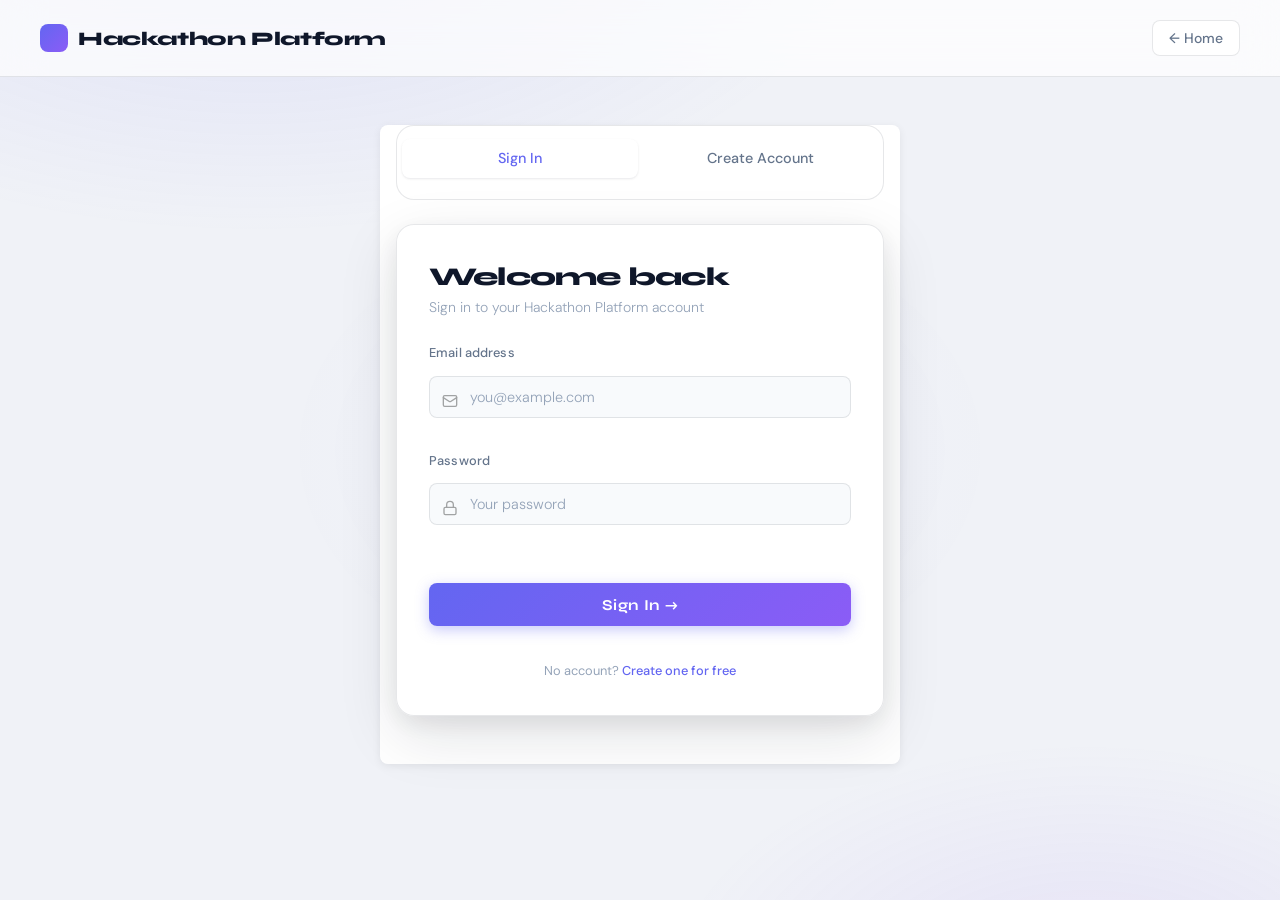
<file: frontend/index.html>
<!DOCTYPE html>
<html lang="en">
<head>
  <meta charset="UTF-8">
  <meta name="viewport" content="width=device-width, initial-scale=1.0">
  <title>Hackathon Platform - Login/Register</title>
  <link rel="preconnect" href="https://fonts.googleapis.com">
  <link rel="preconnect" href="https://fonts.gstatic.com" crossorigin>
  <link href="https://fonts.googleapis.com/css2?family=Syne:wght@400;600;700;800&family=DM+Sans:ital,opsz,wght@0,9..40,300;0,9..40,400;0,9..40,500;1,9..40,300&display=swap" rel="stylesheet">
  <link rel="stylesheet" href="assets/style.css">
  <style>
    *, *::before, *::after { box-sizing: border-box; margin: 0; padding: 0; }

    :root {
      --brand: #0f172a;
      --brand-mid: #1e293b;
      --accent: #6366f1;
      --accent-light: #818cf8;
      --accent-glow: rgba(99,102,241,0.18);
      --accent-soft: rgba(99,102,241,0.08);
      --surface: #ffffff;
      --surface-2: #f8fafc;
      --border: rgba(15,23,42,0.1);
      --border-focus: #6366f1;
      --text-primary: #0f172a;
      --text-secondary: #64748b;
      --text-muted: #94a3b8;
      --success-bg: #f0fdf4;
      --success-text: #166534;
      --success-border: #bbf7d0;
      --error-bg: #fef2f2;
      --error-text: #991b1b;
      --error-border: #fecaca;
      --radius: 14px;
      --radius-sm: 8px;
      --shadow-sm: 0 1px 3px rgba(15,23,42,0.06), 0 1px 2px rgba(15,23,42,0.04);
      --shadow-md: 0 4px 16px rgba(15,23,42,0.08), 0 2px 6px rgba(15,23,42,0.05);
      --shadow-lg: 0 20px 60px rgba(15,23,42,0.12), 0 8px 24px rgba(15,23,42,0.08);
      --transition: 0.2s cubic-bezier(0.4, 0, 0.2, 1);
    }

    body {
      font-family: 'DM Sans', sans-serif;
      background: #f0f2f7;
      min-height: 100vh;
      display: flex;
      flex-direction: column;
      position: relative;
      overflow-x: hidden;
    }

    body::before {
      content: '';
      position: fixed;
      inset: 0;
      background:
        radial-gradient(ellipse 80% 60% at 20% -10%, rgba(99,102,241,0.12) 0%, transparent 60%),
        radial-gradient(ellipse 60% 50% at 85% 110%, rgba(139,92,246,0.1) 0%, transparent 55%),
        radial-gradient(ellipse 40% 40% at 50% 50%, rgba(99,102,241,0.04) 0%, transparent 70%);
      pointer-events: none;
      z-index: 0;
    }

    /* ── Header ── */
    header {
      position: relative;
      z-index: 10;
      display: flex;
      align-items: center;
      justify-content: space-between;
      padding: 1.25rem 2.5rem;
      background: rgba(255,255,255,0.7);
      backdrop-filter: blur(20px);
      -webkit-backdrop-filter: blur(20px);
      border-bottom: 1px solid var(--border);
    }

    header h1 {
      font-family: 'Syne', sans-serif;
      font-size: 1.2rem;
      font-weight: 800;
      color: var(--text-primary);
      letter-spacing: -0.02em;
      display: flex;
      align-items: center;
      gap: 10px;
    }

    header h1::before {
      content: '';
      display: inline-block;
      width: 28px;
      height: 28px;
      background: linear-gradient(135deg, #6366f1, #8b5cf6);
      border-radius: 8px;
      flex-shrink: 0;
    }

    header nav a {
      font-size: 0.875rem;
      font-weight: 500;
      color: var(--text-secondary);
      text-decoration: none;
      padding: 0.5rem 1rem;
      border-radius: var(--radius-sm);
      border: 1px solid var(--border);
      background: var(--surface);
      transition: all var(--transition);
    }

    header nav a:hover {
      color: var(--accent);
      border-color: var(--accent-light);
      background: var(--accent-soft);
    }

    /* ── Main Container ── */
    #auth-container {
      position: relative;
      z-index: 1;
      width: 100%;
      max-width: 520px;
      margin: 3rem auto;
      padding: 0 1rem 3rem;
    }

    /* ── Tab Switcher ── */
    .tab-switcher {
      display: flex;
      background: rgba(255,255,255,0.6);
      backdrop-filter: blur(12px);
      border: 1px solid var(--border);
      border-radius: calc(var(--radius) + 4px);
      padding: 5px;
      margin-bottom: 1.5rem;
      gap: 4px;
    }

    .tab-btn {
      flex: 1;
      padding: 0.65rem;
      border: none;
      border-radius: var(--radius-sm);
      background: transparent;
      font-family: 'DM Sans', sans-serif;
      font-size: 0.9rem;
      font-weight: 500;
      color: var(--text-secondary);
      cursor: pointer;
      transition: all var(--transition);
    }

    .tab-btn.active {
      background: var(--surface);
      color: var(--accent);
      box-shadow: var(--shadow-sm);
    }

    /* ── Card ── */
    .auth-card {
      background: rgba(255,255,255,0.85);
      backdrop-filter: blur(24px);
      -webkit-backdrop-filter: blur(24px);
      border-radius: calc(var(--radius) + 4px);
      border: 1px solid var(--border);
      box-shadow: var(--shadow-lg);
      padding: 2.25rem 2rem;
      animation: cardIn 0.4s cubic-bezier(0.16, 1, 0.3, 1) both;
    }

    @keyframes cardIn {
      from { opacity: 0; transform: translateY(18px) scale(0.98); }
      to   { opacity: 1; transform: translateY(0) scale(1); }
    }

    /* ── Card Header ── */
    .card-header {
      margin-bottom: 1.75rem;
    }

    .card-header h2 {
      font-family: 'Syne', sans-serif;
      font-size: 1.6rem;
      font-weight: 800;
      color: var(--text-primary);
      letter-spacing: -0.03em;
      margin-bottom: 0.4rem;
    }

    .card-header p {
      font-size: 0.875rem;
      color: var(--text-muted);
      font-weight: 300;
    }

    /* ── Form Panel Visibility ── */
    .form-panel { display: none; }
    .form-panel.active { display: block; }

    /* ── Form Layout ── */
    .form-group {
      margin-bottom: 1.1rem;
    }

    .form-group label {
      display: block;
      font-size: 0.8rem;
      font-weight: 500;
      color: var(--text-secondary);
      margin-bottom: 0.4rem;
      letter-spacing: 0.01em;
    }

    .input-wrap {
      position: relative;
    }

    .input-icon {
      position: absolute;
      left: 13px;
      top: 50%;
      transform: translateY(-50%);
      pointer-events: none;
      opacity: 0.4;
      transition: opacity var(--transition);
    }

    .form-group:focus-within .input-icon {
      opacity: 0.7;
      color: var(--accent);
    }

    input[type="text"],
    input[type="email"],
    input[type="password"],
    input[type="tel"],
    select {
      width: 100%;
      padding: 0.7rem 0.9rem 0.7rem 2.5rem;
      background: var(--surface-2);
      border: 1.5px solid var(--border);
      border-radius: var(--radius-sm);
      font-family: 'DM Sans', sans-serif;
      font-size: 0.9rem;
      font-weight: 400;
      color: var(--text-primary);
      transition: all var(--transition);
      outline: none;
      -webkit-appearance: none;
      appearance: none;
    }

    input::placeholder {
      color: var(--text-muted);
      font-weight: 300;
    }

    input:hover, select:hover {
      border-color: #c7d2fe;
      background: var(--surface);
    }

    input:focus, select:focus {
      border-color: var(--border-focus);
      background: var(--surface);
      box-shadow: 0 0 0 3px var(--accent-glow);
    }

    /* Select arrow */
    .select-wrap {
      position: relative;
    }

    .select-wrap::after {
      content: '';
      position: absolute;
      right: 14px;
      top: 50%;
      transform: translateY(-50%);
      width: 0;
      height: 0;
      border-left: 4.5px solid transparent;
      border-right: 4.5px solid transparent;
      border-top: 5px solid var(--text-muted);
      pointer-events: none;
    }

    select { padding-right: 2.5rem; cursor: pointer; }

    /* Row */
    .form-row {
      display: grid;
      grid-template-columns: 1fr 1fr;
      gap: 0.8rem;
    }

    /* ── Submit Button ── */
    .btn-primary {
      width: 100%;
      padding: 0.8rem 1.5rem;
      margin-top: 1.5rem;
      background: linear-gradient(135deg, #6366f1 0%, #8b5cf6 100%);
      border: none;
      border-radius: var(--radius-sm);
      color: #fff;
      font-family: 'Syne', sans-serif;
      font-size: 0.95rem;
      font-weight: 700;
      letter-spacing: 0.02em;
      cursor: pointer;
      position: relative;
      overflow: hidden;
      transition: all var(--transition);
      box-shadow: 0 4px 14px rgba(99,102,241,0.35);
    }

    .btn-primary::before {
      content: '';
      position: absolute;
      inset: 0;
      background: linear-gradient(135deg, rgba(255,255,255,0.15) 0%, transparent 60%);
      opacity: 0;
      transition: opacity var(--transition);
    }

    .btn-primary:hover {
      transform: translateY(-2px);
      box-shadow: 0 8px 22px rgba(99,102,241,0.45);
    }

    .btn-primary:hover::before { opacity: 1; }

    .btn-primary:active {
      transform: translateY(0);
      box-shadow: 0 2px 8px rgba(99,102,241,0.3);
    }

    /* ── Messages ── */
    .error, .success {
      font-size: 0.83rem;
      font-weight: 400;
      padding: 0.6rem 0.9rem;
      border-radius: var(--radius-sm);
      margin-top: 0.85rem;
      display: none;
    }

    .error:not(:empty) {
      display: flex;
      align-items: center;
      gap: 6px;
      background: var(--error-bg);
      color: var(--error-text);
      border: 1px solid var(--error-border);
    }

    .success:not(:empty) {
      display: flex;
      align-items: center;
      gap: 6px;
      background: var(--success-bg);
      color: var(--success-text);
      border: 1px solid var(--success-border);
    }

    /* ── Divider ── */
    .divider {
      display: flex;
      align-items: center;
      gap: 0.75rem;
      margin: 1.25rem 0;
      color: var(--text-muted);
      font-size: 0.78rem;
    }

    .divider::before,
    .divider::after {
      content: '';
      flex: 1;
      height: 1px;
      background: var(--border);
    }

    /* ── Pill badges for role ── */
    .role-pills {
      display: flex;
      gap: 6px;
      flex-wrap: wrap;
    }

    .role-pill {
      flex: 1;
      min-width: 80px;
      padding: 0.5rem 0.4rem;
      border: 1.5px solid var(--border);
      border-radius: var(--radius-sm);
      background: var(--surface-2);
      font-family: 'DM Sans', sans-serif;
      font-size: 0.8rem;
      font-weight: 500;
      color: var(--text-secondary);
      cursor: pointer;
      text-align: center;
      transition: all var(--transition);
    }

    .role-pill:hover {
      border-color: #c7d2fe;
      color: var(--accent);
      background: var(--accent-soft);
    }

    .role-pill.selected {
      border-color: var(--accent);
      color: var(--accent);
      background: var(--accent-soft);
      font-weight: 600;
    }

    /* ── Role icons ── */
    .role-pill span { display: block; font-size: 1.1rem; margin-bottom: 2px; }

    /* ── Footer note ── */
    .auth-footer {
      text-align: center;
      margin-top: 1.2rem;
      font-size: 0.8rem;
      color: var(--text-muted);
    }

    .auth-footer a {
      color: var(--accent);
      text-decoration: none;
      font-weight: 500;
      cursor: pointer;
    }

    .auth-footer a:hover { text-decoration: underline; }

    /* ── Responsive ── */
    @media (max-width: 540px) {
      header { padding: 1rem 1.25rem; }
      .auth-card { padding: 1.75rem 1.25rem; }
      .form-row { grid-template-columns: 1fr; }
      #auth-container { margin: 1.5rem auto; }
    }
  </style>
</head>
<body>
  <header>
    <h1>Hackathon Platform</h1>
    <nav>
      <a href="index.html">← Home</a>
    </nav>
  </header>

  <div class="container" id="auth-container">

    <div class="tab-switcher">
      <button class="tab-btn active" onclick="switchTab('login')">Sign In</button>
      <button class="tab-btn" onclick="switchTab('register')">Create Account</button>
    </div>

    <div class="auth-card">

      <!-- LOGIN PANEL -->
      <div class="form-panel active" id="panel-login">
        <div class="card-header">
          <h2>Welcome back</h2>
          <p>Sign in to your Hackathon Platform account</p>
        </div>

        <form id="login-form">
          <div class="form-group">
            <label for="login-email">Email address</label>
            <div class="input-wrap">
              <svg class="input-icon" width="16" height="16" viewBox="0 0 24 24" fill="none" stroke="currentColor" stroke-width="2" stroke-linecap="round" stroke-linejoin="round"><rect width="20" height="16" x="2" y="4" rx="2"/><path d="m22 7-8.97 5.7a1.94 1.94 0 0 1-2.06 0L2 7"/></svg>
              <input type="email" id="login-email" placeholder="you@example.com" required>
            </div>
          </div>
          <div class="form-group">
            <label for="login-password">Password</label>
            <div class="input-wrap">
              <svg class="input-icon" width="16" height="16" viewBox="0 0 24 24" fill="none" stroke="currentColor" stroke-width="2" stroke-linecap="round" stroke-linejoin="round"><rect width="18" height="11" x="3" y="11" rx="2" ry="2"/><path d="M7 11V7a5 5 0 0 1 10 0v4"/></svg>
              <input type="password" id="login-password" placeholder="Your password" required>
            </div>
          </div>
          <button type="submit" class="btn-primary">Sign In →</button>
          <div class="error" id="login-error"></div>
        </form>

        <p class="auth-footer">No account? <a onclick="switchTab('register')">Create one for free</a></p>
      </div>

      <!-- REGISTER PANEL -->
      <div class="form-panel" id="panel-register">
        <div class="card-header">
          <h2>Join the platform</h2>
          <p>Create your account and start building</p>
        </div>

        <form id="register-form">
          <div class="form-row">
            <div class="form-group">
              <label for="register-name">Full name</label>
              <div class="input-wrap">
                <svg class="input-icon" width="16" height="16" viewBox="0 0 24 24" fill="none" stroke="currentColor" stroke-width="2" stroke-linecap="round" stroke-linejoin="round"><circle cx="12" cy="8" r="5"/><path d="M20 21a8 8 0 1 0-16 0"/></svg>
                <input type="text" id="register-name" placeholder="Jane Smith" required>
              </div>
            </div>
            <div class="form-group">
              <label for="register-phone">Phone <span style="color:var(--text-muted);font-weight:300">(optional)</span></label>
              <div class="input-wrap">
                <svg class="input-icon" width="16" height="16" viewBox="0 0 24 24" fill="none" stroke="currentColor" stroke-width="2" stroke-linecap="round" stroke-linejoin="round"><path d="M22 16.92v3a2 2 0 0 1-2.18 2 19.79 19.79 0 0 1-8.63-3.07A19.5 19.5 0 0 1 4.15 12a19.79 19.79 0 0 1-3.07-8.67A2 2 0 0 1 3.05 1h3a2 2 0 0 1 2 1.72c.127.96.361 1.903.7 2.81a2 2 0 0 1-.45 2.11L8 8l1.27.75A16 16 0 0 0 15.31 15l.75 1.27-.3.25a2 2 0 0 1 2.11-.45c.907.339 1.85.573 2.81.7A2 2 0 0 1 22 16.92z"/></svg>
                <input type="text" id="register-phone" placeholder="+91 98765 43210">
              </div>
            </div>
          </div>

          <div class="form-group">
            <label for="register-email">Email address</label>
            <div class="input-wrap">
              <svg class="input-icon" width="16" height="16" viewBox="0 0 24 24" fill="none" stroke="currentColor" stroke-width="2" stroke-linecap="round" stroke-linejoin="round"><rect width="20" height="16" x="2" y="4" rx="2"/><path d="m22 7-8.97 5.7a1.94 1.94 0 0 1-2.06 0L2 7"/></svg>
              <input type="email" id="register-email" placeholder="you@example.com" required>
            </div>
          </div>

          <!-- Role as visual pills driving the hidden select -->
          <div class="form-group">
            <label>Your role</label>
            <div class="role-pills">
              <button type="button" class="role-pill" data-value="participant" onclick="selectRole(this)">
                <span>🚀</span>Participant
              </button>
              <button type="button" class="role-pill" data-value="mentor" onclick="selectRole(this)">
                <span>🧭</span>Mentor
              </button>
              <button type="button" class="role-pill" data-value="judge" onclick="selectRole(this)">
                <span>⚖️</span>Judge
              </button>
            </div>
            <!-- Hidden select preserves original logic -->
            <select id="register-role" required style="display:none;" aria-hidden="true">
              <option value="">Select Role</option>
              <option value="participant">Participant</option>
              <option value="mentor">Mentor</option>
              <option value="judge">Judge</option>
            </select>
          </div>

          <div class="form-group">
            <label for="register-password">Password</label>
            <div class="input-wrap">
              <svg class="input-icon" width="16" height="16" viewBox="0 0 24 24" fill="none" stroke="currentColor" stroke-width="2" stroke-linecap="round" stroke-linejoin="round"><rect width="18" height="11" x="3" y="11" rx="2" ry="2"/><path d="M7 11V7a5 5 0 0 1 10 0v4"/></svg>
              <input type="password" id="register-password" placeholder="Create a strong password" required>
            </div>
          </div>

          <button type="submit" class="btn-primary">Create Account →</button>
          <div class="error" id="register-error"></div>
          <div class="success" id="register-success"></div>
        </form>

        <p class="auth-footer">Already have an account? <a onclick="switchTab('login')">Sign in</a></p>
      </div>

    </div>
  </div>

  <script>
    /* ── Tab switching ── */
    function switchTab(tab) {
      document.querySelectorAll('.tab-btn').forEach((b, i) => {
        b.classList.toggle('active', (tab === 'login' ? i === 0 : i === 1));
      });
      document.getElementById('panel-login').classList.toggle('active', tab === 'login');
      document.getElementById('panel-register').classList.toggle('active', tab === 'register');
    }

    /* ── Role pill selection ── */
    function selectRole(pill) {
      document.querySelectorAll('.role-pill').forEach(p => p.classList.remove('selected'));
      pill.classList.add('selected');
      document.getElementById('register-role').value = pill.dataset.value;
    }
  </script>
  <script src="assets/index.js"></script>
</body>
</html>
</file>
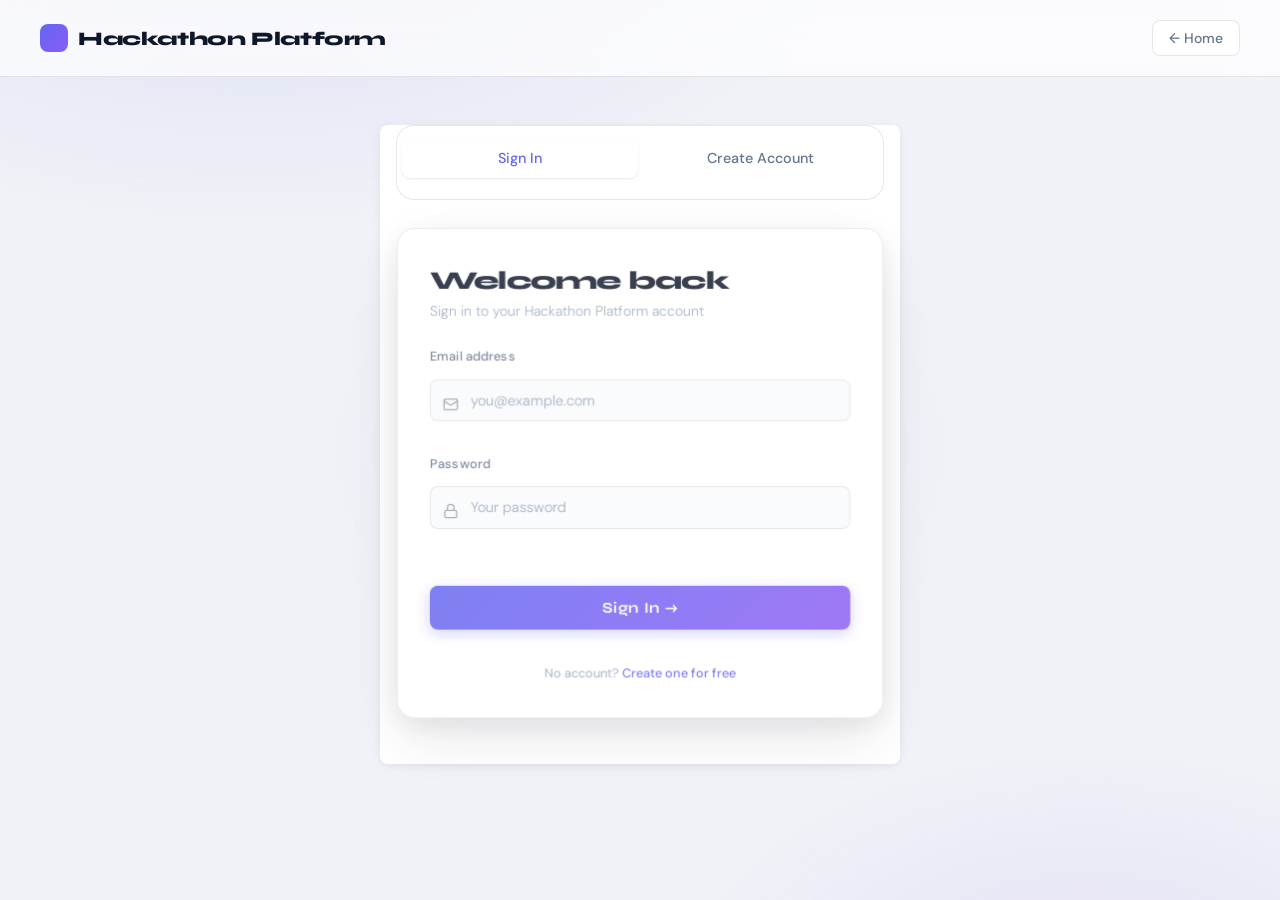
<file: frontend/admin.html>
<!DOCTYPE html>
<html lang="en">
<head>
  <meta charset="UTF-8">
  <meta name="viewport" content="width=device-width, initial-scale=1.0">
  <title>Admin Panel - Hackathon Platform</title>
  <link rel="preconnect" href="https://fonts.googleapis.com">
  <link rel="preconnect" href="https://fonts.gstatic.com" crossorigin>
  <link href="https://fonts.googleapis.com/css2?family=Syne:wght@400;600;700;800&family=DM+Sans:ital,opsz,wght@0,9..40,300;0,9..40,400;0,9..40,500;1,9..40,300&display=swap" rel="stylesheet">
  <link rel="stylesheet" href="assets/style.css">
  <style>
    *, *::before, *::after { box-sizing: border-box; margin: 0; padding: 0; }

    :root {
      --accent: #6366f1;
      --accent-light: #818cf8;
      --accent-glow: rgba(99,102,241,0.18);
      --accent-soft: rgba(99,102,241,0.08);
      --surface: #ffffff;
      --surface-2: #f8fafc;
      --border: rgba(15,23,42,0.1);
      --text-primary: #0f172a;
      --text-secondary: #64748b;
      --text-muted: #94a3b8;
      --error-bg: #fef2f2;
      --error-text: #991b1b;
      --error-border: #fecaca;
      --radius: 14px;
      --radius-sm: 8px;
      --shadow-sm: 0 1px 3px rgba(15,23,42,0.06), 0 1px 2px rgba(15,23,42,0.04);
      --shadow-md: 0 4px 16px rgba(15,23,42,0.08), 0 2px 6px rgba(15,23,42,0.05);
      --shadow-lg: 0 20px 60px rgba(15,23,42,0.1), 0 8px 24px rgba(15,23,42,0.07);
      --transition: 0.2s cubic-bezier(0.4, 0, 0.2, 1);
    }

    body {
      font-family: 'DM Sans', sans-serif;
      background: #f0f2f7;
      min-height: 100vh;
      color: var(--text-primary);
    }

    body::before {
      content: '';
      position: fixed;
      inset: 0;
      background:
        radial-gradient(ellipse 70% 50% at 10% -5%, rgba(99,102,241,0.1) 0%, transparent 55%),
        radial-gradient(ellipse 50% 40% at 90% 105%, rgba(139,92,246,0.08) 0%, transparent 50%);
      pointer-events: none;
      z-index: 0;
    }

    /* ── Header ── */
    header {
      position: sticky;
      top: 0;
      z-index: 100;
      background: rgba(255,255,255,0.82);
      backdrop-filter: blur(20px);
      -webkit-backdrop-filter: blur(20px);
      border-bottom: 1px solid var(--border);
      padding: 0 2rem;
      display: flex;
      align-items: center;
      gap: 2rem;
      height: 60px;
    }

    header h1 {
      font-family: 'Syne', sans-serif;
      font-size: 1.05rem;
      font-weight: 800;
      color: var(--text-primary);
      letter-spacing: -0.02em;
      display: flex;
      align-items: center;
      gap: 9px;
      white-space: nowrap;
      flex-shrink: 0;
    }

    header h1::before {
      content: '';
      display: inline-block;
      width: 26px;
      height: 26px;
      background: linear-gradient(135deg, #6366f1, #8b5cf6);
      border-radius: 7px;
      flex-shrink: 0;
    }

    header nav {
      display: flex;
      align-items: center;
      gap: 2px;
      flex-wrap: wrap;
      flex: 1;
    }

    header nav a {
      font-size: 0.82rem;
      font-weight: 500;
      color: var(--text-secondary);
      text-decoration: none;
      padding: 0.38rem 0.75rem;
      border-radius: 6px;
      transition: all var(--transition);
      white-space: nowrap;
    }

    header nav a:hover {
      color: var(--accent);
      background: var(--accent-soft);
    }

    header nav a#logout {
      margin-left: auto;
      color: #ef4444;
      border: 1px solid rgba(239,68,68,0.2);
    }

    header nav a#logout:hover {
      background: #fef2f2;
      color: #dc2626;
    }

    /* ── Page layout ── */
    .container-wide {
      position: relative;
      z-index: 1;
      max-width: 1200px;
      margin: 2rem auto;
      padding: 0 1.5rem 3rem;
      display: grid;
      grid-template-columns: repeat(auto-fill, minmax(340px, 1fr));
      gap: 1.25rem;
      align-items: start;
    }

    /* Full-width cards */
    .card-full {
      grid-column: 1 / -1;
    }

    /* ── Card ── */
    .card {
      background: rgba(255,255,255,0.88);
      backdrop-filter: blur(16px);
      -webkit-backdrop-filter: blur(16px);
      border: 1px solid var(--border);
      border-radius: calc(var(--radius) + 2px);
      box-shadow: var(--shadow-md);
      padding: 1.5rem 1.6rem;
      animation: cardIn 0.35s cubic-bezier(0.16, 1, 0.3, 1) both;
    }

    @keyframes cardIn {
      from { opacity: 0; transform: translateY(14px); }
      to   { opacity: 1; transform: translateY(0); }
    }

    .card h2 {
      font-family: 'Syne', sans-serif;
      font-size: 1.05rem;
      font-weight: 700;
      color: var(--text-primary);
      letter-spacing: -0.02em;
      margin-bottom: 1.1rem;
      display: flex;
      align-items: center;
      gap: 8px;
    }

    .card h2 .card-icon {
      width: 30px;
      height: 30px;
      border-radius: 8px;
      display: flex;
      align-items: center;
      justify-content: center;
      font-size: 0.95rem;
      flex-shrink: 0;
    }

    .icon-create { background: #eef2ff; }
    .icon-mentor { background: #f0fdf4; }
    .icon-judge  { background: #fffbeb; }
    .icon-events { background: #f0f9ff; }
    .icon-assign { background: #fdf4ff; }
    .icon-users  { background: #fff1f2; }

    /* ── Hint ── */
    .hint {
      font-size: 0.78rem;
      color: var(--text-muted);
      font-weight: 400;
      margin-bottom: 0.9rem;
      display: block;
    }

    /* within h2 */
    h2 .hint {
      font-family: 'DM Sans', sans-serif;
      font-size: 0.72rem;
      font-weight: 400;
      color: var(--text-muted);
      margin-bottom: 0;
    }

    /* ── Form elements ── */
    .form-group {
      margin-bottom: 0.85rem;
    }

    .form-group label {
      display: block;
      font-size: 0.78rem;
      font-weight: 500;
      color: var(--text-secondary);
      margin-bottom: 0.35rem;
    }

    .input-wrap {
      position: relative;
    }

    .input-icon {
      position: absolute;
      left: 11px;
      top: 50%;
      transform: translateY(-50%);
      pointer-events: none;
      opacity: 0.38;
      transition: opacity var(--transition);
      color: var(--text-primary);
    }

    .form-group:focus-within .input-icon { opacity: 0.65; }

    input[type="text"],
    input[type="number"],
    input[type="date"],
    textarea,
    select {
      width: 100%;
      padding: 0.62rem 0.85rem 0.62rem 2.35rem;
      background: var(--surface-2);
      border: 1.5px solid var(--border);
      border-radius: var(--radius-sm);
      font-family: 'DM Sans', sans-serif;
      font-size: 0.875rem;
      color: var(--text-primary);
      transition: all var(--transition);
      outline: none;
      -webkit-appearance: none;
      appearance: none;
    }

    input[type="date"] { color-scheme: light; }

    input::placeholder, textarea::placeholder { color: var(--text-muted); font-weight: 300; }

    input:hover, textarea:hover, select:hover {
      border-color: #c7d2fe;
      background: var(--surface);
    }

    input:focus, textarea:focus, select:focus {
      border-color: var(--accent);
      background: var(--surface);
      box-shadow: 0 0 0 3px var(--accent-glow);
    }

    textarea {
      padding-top: 0.62rem;
      resize: vertical;
      min-height: 80px;
    }

    /* no-icon inputs */
    input.no-icon, textarea.no-icon {
      padding-left: 0.85rem;
    }

    /* Date row */
    .form-row {
      display: grid;
      grid-template-columns: 1fr 1fr;
      gap: 0.7rem;
    }

    /* Team size row */
    .form-row-3 {
      display: grid;
      grid-template-columns: 1fr 1fr;
      gap: 0.7rem;
    }

    /* Inline grid for assign forms */
    .inline-form-grid {
      display: grid;
      grid-template-columns: 1fr 1fr auto;
      gap: 0.7rem;
      align-items: end;
    }

    .inline-form-grid .form-group {
      margin-bottom: 0;
    }

    /* ── Buttons ── */
    .btn-primary {
      padding: 0.65rem 1.4rem;
      background: linear-gradient(135deg, #6366f1 0%, #8b5cf6 100%);
      border: none;
      border-radius: var(--radius-sm);
      color: #fff;
      font-family: 'Syne', sans-serif;
      font-size: 0.85rem;
      font-weight: 700;
      letter-spacing: 0.02em;
      cursor: pointer;
      white-space: nowrap;
      transition: all var(--transition);
      box-shadow: 0 3px 10px rgba(99,102,241,0.3);
    }

    .btn-primary:hover {
      transform: translateY(-1px);
      box-shadow: 0 6px 16px rgba(99,102,241,0.4);
    }

    .btn-primary:active {
      transform: translateY(0);
      box-shadow: 0 2px 6px rgba(99,102,241,0.25);
    }

    .btn-full { width: 100%; margin-top: 0.5rem; }

    /* ── Error ── */
    .error {
      font-size: 0.8rem;
      padding: 0.55rem 0.8rem;
      border-radius: var(--radius-sm);
      margin-top: 0.75rem;
      display: none;
    }

    .error:not(:empty) {
      display: flex;
      align-items: center;
      gap: 6px;
      background: var(--error-bg);
      color: var(--error-text);
      border: 1px solid var(--error-border);
    }

    /* ── Data list areas ── */
    #events-admin-list,
    #mentor-assignments-list,
    #judge-assignments-list,
    #users-list {
      font-size: 0.875rem;
      color: var(--text-secondary);
      line-height: 1.6;
    }

    /* Responsive */
    @media (max-width: 700px) {
      header { padding: 0 1rem; gap: 1rem; height: auto; flex-wrap: wrap; padding: 0.75rem 1rem; }
      .container-wide { grid-template-columns: 1fr; margin: 1rem auto; }
      .form-row, .form-row-3, .inline-form-grid { grid-template-columns: 1fr; }
      .inline-form-grid button { width: 100%; }
    }
  </style>
</head>
<body>
  <header>
    <h1>Admin Panel</h1>
    <nav>
      <a href="dashboard.html">Dashboard</a>
      <a href="events.html" id="nav-events">Events</a>
      <a href="teams.html" id="nav-teams">Teams</a>
      <a href="projects.html" id="nav-projects">Projects</a>
      <a href="mentors.html" id="nav-mentors">Mentors</a>
      <a href="evaluations.html" id="nav-evaluations">Evaluations</a>
      <a href="admin.html" id="nav-admin">Admin</a>
      <a href="leaderboard.html" id="nav-leaderboard">Leaderboard</a>
      <a href="#" id="logout">Logout</a>
    </nav>
  </header>

  <div class="container container-wide">

    <!-- Create Event -->
    <section class="card">
      <h2>
        <span class="card-icon icon-create">🗓️</span>
        Create event
      </h2>
      <form id="create-event-form">
        <div class="form-group">
          <label for="event-name">Event name</label>
          <div class="input-wrap">
            <svg class="input-icon" width="15" height="15" viewBox="0 0 24 24" fill="none" stroke="currentColor" stroke-width="2" stroke-linecap="round" stroke-linejoin="round"><path d="M14.5 2H6a2 2 0 0 0-2 2v16a2 2 0 0 0 2 2h12a2 2 0 0 0 2-2V7.5L14.5 2z"/><polyline points="14 2 14 8 20 8"/></svg>
            <input type="text" id="event-name" placeholder="e.g. HackFest 2025" required>
          </div>
        </div>
        <div class="form-group">
          <label for="event-description">Description</label>
          <textarea id="event-description" class="no-icon" placeholder="Describe the event…"></textarea>
        </div>
        <div class="form-row">
          <div class="form-group">
            <label for="start-date">Start date</label>
            <div class="input-wrap">
              <svg class="input-icon" width="15" height="15" viewBox="0 0 24 24" fill="none" stroke="currentColor" stroke-width="2" stroke-linecap="round" stroke-linejoin="round"><rect x="3" y="4" width="18" height="18" rx="2" ry="2"/><line x1="16" y1="2" x2="16" y2="6"/><line x1="8" y1="2" x2="8" y2="6"/><line x1="3" y1="10" x2="21" y2="10"/></svg>
              <input type="date" id="start-date" required>
            </div>
          </div>
          <div class="form-group">
            <label for="end-date">End date</label>
            <div class="input-wrap">
              <svg class="input-icon" width="15" height="15" viewBox="0 0 24 24" fill="none" stroke="currentColor" stroke-width="2" stroke-linecap="round" stroke-linejoin="round"><rect x="3" y="4" width="18" height="18" rx="2" ry="2"/><line x1="16" y1="2" x2="16" y2="6"/><line x1="8" y1="2" x2="8" y2="6"/><line x1="3" y1="10" x2="21" y2="10"/></svg>
              <input type="date" id="end-date" required>
            </div>
          </div>
        </div>
        <div class="form-row-3">
          <div class="form-group">
            <label for="max-team-size">Max team size</label>
            <div class="input-wrap">
              <svg class="input-icon" width="15" height="15" viewBox="0 0 24 24" fill="none" stroke="currentColor" stroke-width="2" stroke-linecap="round" stroke-linejoin="round"><path d="M17 21v-2a4 4 0 0 0-4-4H5a4 4 0 0 0-4 4v2"/><circle cx="9" cy="7" r="4"/><path d="M23 21v-2a4 4 0 0 0-3-3.87"/><path d="M16 3.13a4 4 0 0 1 0 7.75"/></svg>
              <input type="number" id="max-team-size" placeholder="Max" value="4" required>
            </div>
          </div>
          <div class="form-group">
            <label for="min-team-size">Min team size</label>
            <div class="input-wrap">
              <svg class="input-icon" width="15" height="15" viewBox="0 0 24 24" fill="none" stroke="currentColor" stroke-width="2" stroke-linecap="round" stroke-linejoin="round"><path d="M17 21v-2a4 4 0 0 0-4-4H5a4 4 0 0 0-4 4v2"/><circle cx="9" cy="7" r="4"/></svg>
              <input type="number" id="min-team-size" placeholder="Min" value="1" required>
            </div>
          </div>
        </div>
        <button type="submit" class="btn-primary btn-full">Create event →</button>
        <div class="error" id="event-error"></div>
      </form>
    </section>

    <!-- Assign Mentor -->
    <section class="card">
      <h2>
        <span class="card-icon icon-mentor">🧭</span>
        Assign mentor to team
      </h2>
      <form id="assign-mentor-form" class="inline-form-grid">
        <div class="form-group">
          <label for="mentor-id">Mentor user ID</label>
          <div class="input-wrap">
            <svg class="input-icon" width="15" height="15" viewBox="0 0 24 24" fill="none" stroke="currentColor" stroke-width="2" stroke-linecap="round" stroke-linejoin="round"><circle cx="12" cy="8" r="5"/><path d="M20 21a8 8 0 1 0-16 0"/></svg>
            <input type="number" id="mentor-id" placeholder="User ID" required>
          </div>
        </div>
        <div class="form-group">
          <label for="mentor-team-id">Team ID</label>
          <div class="input-wrap">
            <svg class="input-icon" width="15" height="15" viewBox="0 0 24 24" fill="none" stroke="currentColor" stroke-width="2" stroke-linecap="round" stroke-linejoin="round"><path d="M17 21v-2a4 4 0 0 0-4-4H5a4 4 0 0 0-4 4v2"/><circle cx="9" cy="7" r="4"/><path d="M23 21v-2a4 4 0 0 0-3-3.87"/><path d="M16 3.13a4 4 0 0 1 0 7.75"/></svg>
            <input type="number" id="mentor-team-id" placeholder="Team ID" required>
          </div>
        </div>
        <button type="submit" class="btn-primary" style="align-self:end;padding:0.63rem 1.1rem;">Assign</button>
      </form>
      <div class="error" id="mentor-assign-error"></div>
    </section>

    <!-- Assign Judge -->
    <section class="card">
      <h2>
        <span class="card-icon icon-judge">⚖️</span>
        Assign judge to team
      </h2>
      <p class="hint">Judges can evaluate only submitted projects from assigned teams.</p>
      <form id="assign-judge-form" class="inline-form-grid">
        <div class="form-group">
          <label for="judge-id">Judge user ID</label>
          <div class="input-wrap">
            <svg class="input-icon" width="15" height="15" viewBox="0 0 24 24" fill="none" stroke="currentColor" stroke-width="2" stroke-linecap="round" stroke-linejoin="round"><circle cx="12" cy="8" r="5"/><path d="M20 21a8 8 0 1 0-16 0"/></svg>
            <input type="number" id="judge-id" placeholder="User ID" required>
          </div>
        </div>
        <div class="form-group">
          <label for="judge-team-id">Team ID</label>
          <div class="input-wrap">
            <svg class="input-icon" width="15" height="15" viewBox="0 0 24 24" fill="none" stroke="currentColor" stroke-width="2" stroke-linecap="round" stroke-linejoin="round"><path d="M17 21v-2a4 4 0 0 0-4-4H5a4 4 0 0 0-4 4v2"/><circle cx="9" cy="7" r="4"/><path d="M23 21v-2a4 4 0 0 0-3-3.87"/><path d="M16 3.13a4 4 0 0 1 0 7.75"/></svg>
            <input type="number" id="judge-team-id" placeholder="Team ID" required>
          </div>
        </div>
        <button type="submit" class="btn-primary" style="align-self:end;padding:0.63rem 1.1rem;">Assign</button>
      </form>
      <div class="error" id="judge-assign-error"></div>
    </section>

    <!-- All events & teams — full width -->
    <section class="card card-full">
      <h2>
        <span class="card-icon icon-events">📋</span>
        All events &amp; teams
      </h2>
      <div id="events-admin-list"></div>
    </section>

    <!-- Mentor assignments -->
    <section class="card">
      <h2>
        <span class="card-icon icon-assign">🔗</span>
        Mentor assignments
      </h2>
      <div id="mentor-assignments-list"></div>
    </section>

    <!-- Judge assignments -->
    <section class="card">
      <h2>
        <span class="card-icon icon-judge">🔗</span>
        Judge assignments
      </h2>
      <div id="judge-assignments-list"></div>
    </section>

    <!-- Users — full width -->
    <section class="card card-full">
      <h2>
        <span class="card-icon icon-users">👥</span>
        Users
        <span class="hint">(use IDs above for assignments)</span>
      </h2>
      <div id="users-list"></div>
    </section>

  </div>

  <script src="assets/common.js"></script>
  <script src="assets/admin.js"></script>
</body>
</html>
</file>
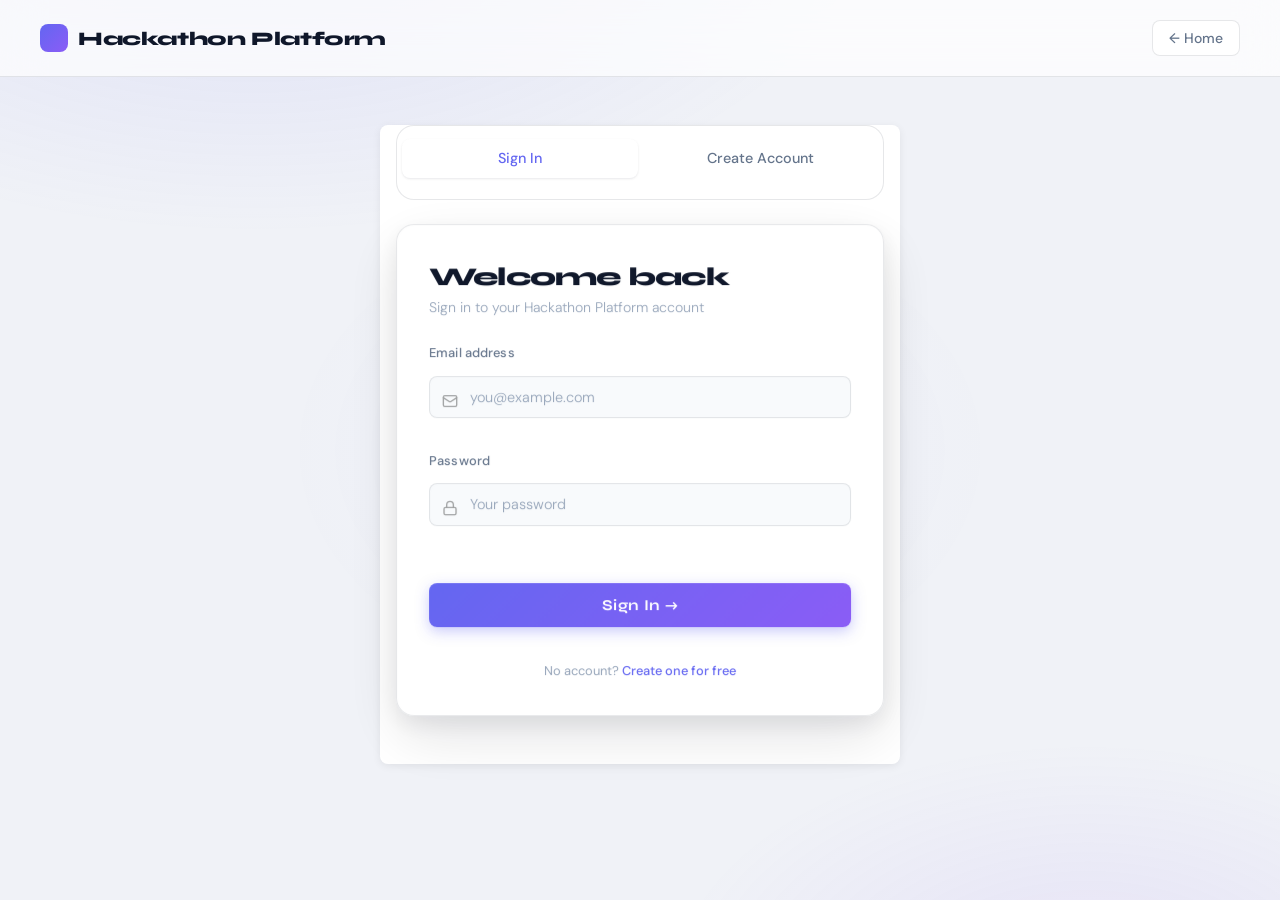
<file: frontend/evaluations.html>
<!DOCTYPE html>
<html lang="en">
<head>
  <meta charset="UTF-8">
  <meta name="viewport" content="width=device-width, initial-scale=1.0">
  <title>Evaluations - Hackathon Platform</title>
  <link rel="preconnect" href="https://fonts.googleapis.com">
  <link rel="preconnect" href="https://fonts.gstatic.com" crossorigin>
  <link href="https://fonts.googleapis.com/css2?family=Syne:wght@400;600;700;800&family=DM+Sans:ital,opsz,wght@0,9..40,300;0,9..40,400;0,9..40,500;1,9..40,300&display=swap" rel="stylesheet">
  <link rel="stylesheet" href="assets/style.css">
  <style>
    *, *::before, *::after { box-sizing: border-box; margin: 0; padding: 0; }

    :root {
      --accent: #6366f1;
      --accent-light: #818cf8;
      --accent-glow: rgba(99,102,241,0.18);
      --accent-soft: rgba(99,102,241,0.08);
      --surface: #ffffff;
      --surface-2: #f8fafc;
      --border: rgba(15,23,42,0.1);
      --text-primary: #0f172a;
      --text-secondary: #64748b;
      --text-muted: #94a3b8;
      --radius: 14px;
      --radius-sm: 8px;
      --shadow-sm: 0 1px 3px rgba(15,23,42,0.06), 0 1px 2px rgba(15,23,42,0.04);
      --shadow-md: 0 4px 16px rgba(15,23,42,0.08), 0 2px 6px rgba(15,23,42,0.05);
      --transition: 0.2s cubic-bezier(0.4, 0, 0.2, 1);
    }

    body {
      font-family: 'DM Sans', sans-serif;
      background: #f0f2f7;
      min-height: 100vh;
      color: var(--text-primary);
    }

    body::before {
      content: '';
      position: fixed;
      inset: 0;
      background:
        radial-gradient(ellipse 70% 50% at 10% -5%, rgba(99,102,241,0.1) 0%, transparent 55%),
        radial-gradient(ellipse 50% 40% at 90% 105%, rgba(139,92,246,0.08) 0%, transparent 50%);
      pointer-events: none;
      z-index: 0;
    }

    /* ── Header ── */
    header {
      position: sticky;
      top: 0;
      z-index: 100;
      background: rgba(255,255,255,0.82);
      backdrop-filter: blur(20px);
      -webkit-backdrop-filter: blur(20px);
      border-bottom: 1px solid var(--border);
      padding: 0 2rem;
      display: flex;
      align-items: center;
      gap: 2rem;
      height: 60px;
    }

    header h1 {
      font-family: 'Syne', sans-serif;
      font-size: 1.05rem;
      font-weight: 800;
      color: var(--text-primary);
      letter-spacing: -0.02em;
      display: flex;
      align-items: center;
      gap: 9px;
      white-space: nowrap;
      flex-shrink: 0;
    }

    header h1::before {
      content: '';
      display: inline-block;
      width: 26px;
      height: 26px;
      background: linear-gradient(135deg, #6366f1, #8b5cf6);
      border-radius: 7px;
      flex-shrink: 0;
    }

    header nav {
      display: flex;
      align-items: center;
      gap: 2px;
      flex: 1;
      flex-wrap: wrap;
    }

    header nav a {
      font-size: 0.82rem;
      font-weight: 500;
      color: var(--text-secondary);
      text-decoration: none;
      padding: 0.38rem 0.75rem;
      border-radius: 6px;
      transition: all var(--transition);
      white-space: nowrap;
    }

    header nav a:hover {
      color: var(--accent);
      background: var(--accent-soft);
    }

    header nav a#logout {
      margin-left: auto;
      color: #ef4444;
      border: 1px solid rgba(239,68,68,0.2);
    }

    header nav a#logout:hover {
      background: #fef2f2;
      color: #dc2626;
    }

    /* ── Page layout ── */
    .container-wide {
      position: relative;
      z-index: 1;
      max-width: 1100px;
      margin: 2.5rem auto;
      padding: 0 1.5rem 4rem;
    }

    /* ── Section blocks ── */
    .eval-section {
      margin-bottom: 2.75rem;
      animation: fadeUp 0.45s cubic-bezier(0.16, 1, 0.3, 1) both;
    }

    .eval-section:nth-child(3) { animation-delay: 0.08s; }
    .eval-section:nth-child(5) { animation-delay: 0.16s; }

    @keyframes fadeUp {
      from { opacity: 0; transform: translateY(14px); }
      to   { opacity: 1; transform: translateY(0); }
    }

    /* ── Section header ── */
    .section-head {
      display: flex;
      align-items: center;
      gap: 10px;
      margin-bottom: 0.5rem;
    }

    .section-head h2 {
      font-family: 'Syne', sans-serif;
      font-size: 1.25rem;
      font-weight: 800;
      color: var(--text-primary);
      letter-spacing: -0.03em;
    }

    .section-badge {
      display: inline-flex;
      align-items: center;
      justify-content: center;
      width: 32px;
      height: 32px;
      border-radius: 9px;
      font-size: 1rem;
    }

    .badge-teams  { background: #eef2ff; }
    .badge-eval   { background: #fffbeb; }

    .hint {
      font-size: 0.82rem;
      color: var(--text-muted);
      font-weight: 300;
      margin-bottom: 1.1rem;
      line-height: 1.5;
    }

    /* ── Divider between sections ── */
    .section-divider {
      height: 1px;
      background: var(--border);
      margin: 2.5rem 0;
    }

    /* ── Panel (data container) ── */
    .eval-panel {
      background: rgba(255,255,255,0.88);
      backdrop-filter: blur(16px);
      -webkit-backdrop-filter: blur(16px);
      border: 1px solid var(--border);
      border-radius: calc(var(--radius) + 2px);
      box-shadow: var(--shadow-md);
      overflow: hidden;
    }

    /* JS may inject a table or cards into these divs — panel wraps them */
    #assigned-teams,
    #projects-to-evaluate {
      font-size: 0.875rem;
      color: var(--text-secondary);
      line-height: 1.6;
    }

    /* ── Empty-state hint inside panels ── */
    .eval-panel:empty::after,
    #assigned-teams:empty::after,
    #projects-to-evaluate:empty::after {
      content: 'Loading…';
      display: block;
      padding: 2rem 1.75rem;
      font-size: 0.85rem;
      color: var(--text-muted);
      font-style: italic;
    }

    /* ── Stat strip above sections ── */
    .stat-strip {
      display: grid;
      grid-template-columns: repeat(auto-fit, minmax(140px, 1fr));
      gap: 0.85rem;
      margin-bottom: 1.5rem;
    }

    .stat-card {
      background: rgba(255,255,255,0.88);
      border: 1px solid var(--border);
      border-radius: var(--radius);
      padding: 1rem 1.25rem;
      box-shadow: var(--shadow-sm);
    }

    .stat-card .stat-label {
      font-size: 0.72rem;
      font-weight: 600;
      letter-spacing: 0.06em;
      text-transform: uppercase;
      color: var(--text-muted);
      margin-bottom: 0.3rem;
    }

    .stat-card .stat-value {
      font-family: 'Syne', sans-serif;
      font-size: 1.6rem;
      font-weight: 800;
      color: var(--text-primary);
      letter-spacing: -0.04em;
    }

    .stat-card .stat-sub {
      font-size: 0.75rem;
      color: var(--text-muted);
      margin-top: 0.15rem;
    }

    /* ── Page hero ── */
    .page-hero {
      margin-bottom: 2rem;
      animation: fadeUp 0.4s cubic-bezier(0.16, 1, 0.3, 1) both;
    }

    .page-hero .role-chip {
      display: inline-flex;
      align-items: center;
      gap: 5px;
      padding: 0.25rem 0.75rem;
      border-radius: 999px;
      font-size: 0.72rem;
      font-weight: 600;
      letter-spacing: 0.05em;
      text-transform: uppercase;
      background: #fffbeb;
      color: #92400e;
      border: 1px solid #fde68a;
      margin-bottom: 0.65rem;
    }

    .page-hero h2 {
      font-family: 'Syne', sans-serif;
      font-size: 1.9rem;
      font-weight: 800;
      color: var(--text-primary);
      letter-spacing: -0.04em;
      line-height: 1.1;
    }

    @media (max-width: 640px) {
      header { padding: 0 1rem; height: auto; flex-wrap: wrap; padding: 0.75rem 1rem; gap: 0.75rem; }
      .container-wide { margin: 1.5rem auto; }
      .page-hero h2 { font-size: 1.5rem; }
    }
  </style>
</head>
<body>
  <header>
    <h1>Judge dashboard</h1>
    <nav>
      <a href="dashboard.html">Dashboard</a>
      <a href="events.html" id="nav-events">Events</a>
      <a href="teams.html" id="nav-teams">Teams</a>
      <a href="projects.html" id="nav-projects">Projects</a>
      <a href="mentors.html" id="nav-mentors">Mentors</a>
      <a href="evaluations.html" id="nav-evaluations">Evaluations</a>
      <a href="admin.html" id="nav-admin">Admin</a>
      <a href="leaderboard.html" id="nav-leaderboard">Leaderboard</a>
      <a href="#" id="logout">Logout</a>
    </nav>
  </header>

  <div class="container container-wide">

    <div class="page-hero">
      <div class="role-chip">⚖️ &nbsp;Judge view</div>
      <h2>Evaluations</h2>
    </div>

    <!-- Assigned teams section -->
    <div class="eval-section">
      <div class="section-head">
        <span class="section-badge badge-teams">👥</span>
        <h2>Your assigned teams</h2>
      </div>
      <p class="hint">Teams assigned to you by an admin. You can score a project after the team marks it as submitted.</p>
      <div class="eval-panel">
        <div id="assigned-teams"></div>
      </div>
    </div>

    <div class="section-divider"></div>

    <!-- Ready to evaluate section -->
    <div class="eval-section">
      <div class="section-head">
        <span class="section-badge badge-eval">🏆</span>
        <h2>Ready to evaluate</h2>
      </div>
      <p class="hint">Submitted projects from your assigned teams only.</p>
      <div class="eval-panel">
        <div id="projects-to-evaluate"></div>
      </div>
    </div>

  </div>

  <script src="assets/common.js"></script>
  <script src="assets/evaluations.js"></script>
</body>
</html>
</file>
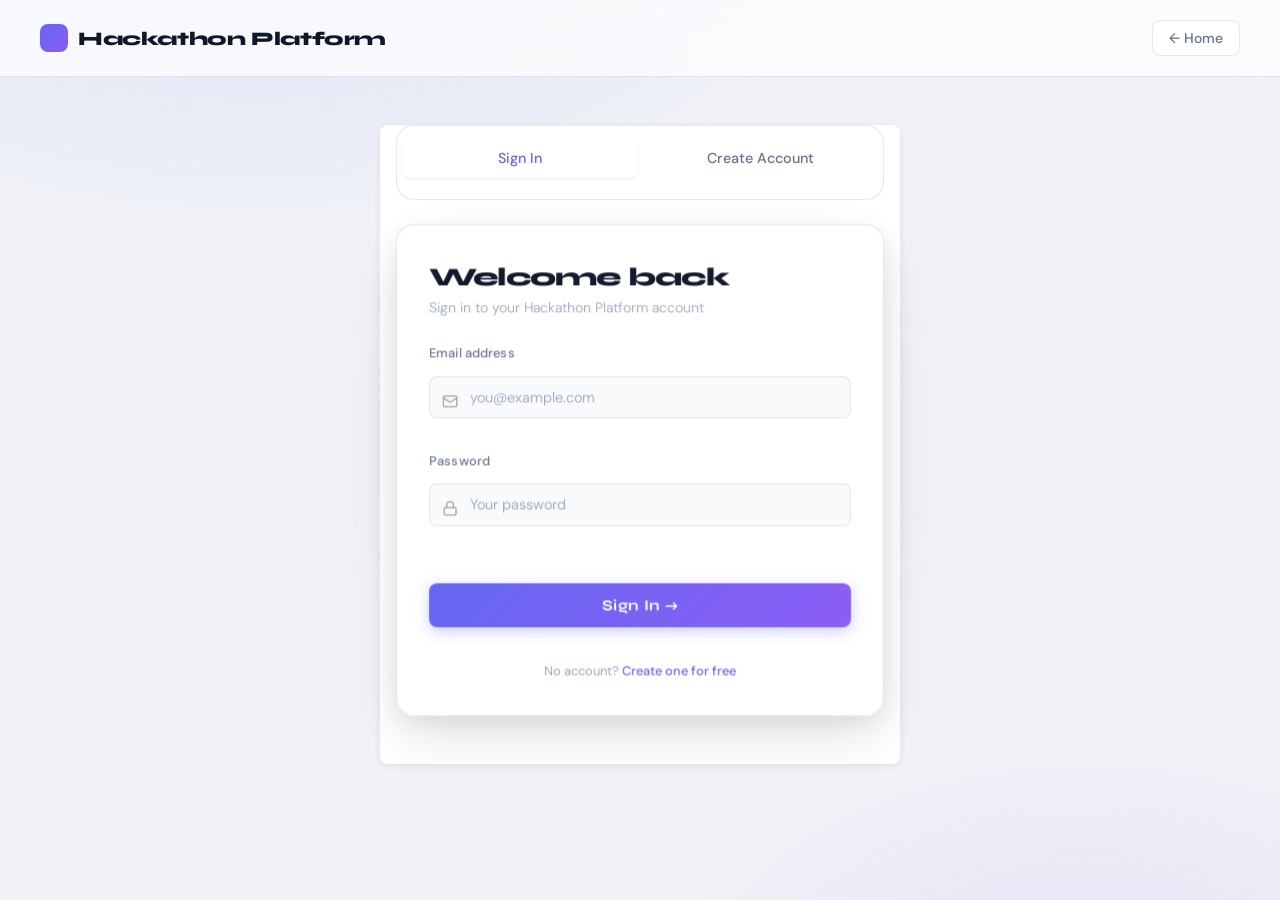
<file: frontend/events.html>
<!DOCTYPE html>
<html lang="en">
<head>
  <meta charset="UTF-8">
  <meta name="viewport" content="width=device-width, initial-scale=1.0">
  <title>Events - Hackathon Platform</title>
  <link rel="preconnect" href="https://fonts.googleapis.com">
  <link rel="preconnect" href="https://fonts.gstatic.com" crossorigin>
  <link href="https://fonts.googleapis.com/css2?family=Syne:wght@400;600;700;800&family=DM+Sans:ital,opsz,wght@0,9..40,300;0,9..40,400;0,9..40,500;1,9..40,300&display=swap" rel="stylesheet">
  <link rel="stylesheet" href="assets/style.css">
  <style>
    *, *::before, *::after { box-sizing: border-box; margin: 0; padding: 0; }

    :root {
      --accent: #6366f1;
      --accent-light: #818cf8;
      --accent-glow: rgba(99,102,241,0.18);
      --accent-soft: rgba(99,102,241,0.08);
      --surface: #ffffff;
      --surface-2: #f8fafc;
      --border: rgba(15,23,42,0.1);
      --text-primary: #0f172a;
      --text-secondary: #64748b;
      --text-muted: #94a3b8;
      --radius: 14px;
      --radius-sm: 8px;
      --shadow-sm: 0 1px 3px rgba(15,23,42,0.06), 0 1px 2px rgba(15,23,42,0.04);
      --shadow-md: 0 4px 16px rgba(15,23,42,0.08), 0 2px 6px rgba(15,23,42,0.05);
      --transition: 0.2s cubic-bezier(0.4, 0, 0.2, 1);
    }

    body {
      font-family: 'DM Sans', sans-serif;
      background: #f0f2f7;
      min-height: 100vh;
      color: var(--text-primary);
    }

    body::before {
      content: '';
      position: fixed;
      inset: 0;
      background:
        radial-gradient(ellipse 70% 50% at 10% -5%, rgba(99,102,241,0.1) 0%, transparent 55%),
        radial-gradient(ellipse 50% 40% at 90% 105%, rgba(139,92,246,0.08) 0%, transparent 50%);
      pointer-events: none;
      z-index: 0;
    }

    /* ── Header ── */
    header {
      position: sticky;
      top: 0;
      z-index: 100;
      background: rgba(255,255,255,0.82);
      backdrop-filter: blur(20px);
      -webkit-backdrop-filter: blur(20px);
      border-bottom: 1px solid var(--border);
      padding: 0 2rem;
      display: flex;
      align-items: center;
      gap: 2rem;
      height: 60px;
    }

    header h1 {
      font-family: 'Syne', sans-serif;
      font-size: 1.05rem;
      font-weight: 800;
      color: var(--text-primary);
      letter-spacing: -0.02em;
      display: flex;
      align-items: center;
      gap: 9px;
      white-space: nowrap;
      flex-shrink: 0;
    }

    header h1::before {
      content: '';
      display: inline-block;
      width: 26px;
      height: 26px;
      background: linear-gradient(135deg, #6366f1, #8b5cf6);
      border-radius: 7px;
      flex-shrink: 0;
    }

    header nav {
      display: flex;
      align-items: center;
      gap: 2px;
      flex: 1;
      flex-wrap: wrap;
    }

    header nav a {
      font-size: 0.82rem;
      font-weight: 500;
      color: var(--text-secondary);
      text-decoration: none;
      padding: 0.38rem 0.75rem;
      border-radius: 6px;
      transition: all var(--transition);
      white-space: nowrap;
    }

    header nav a:hover {
      color: var(--accent);
      background: var(--accent-soft);
    }

    header nav a#logout {
      margin-left: auto;
      color: #ef4444;
      border: 1px solid rgba(239,68,68,0.2);
    }

    header nav a#logout:hover {
      background: #fef2f2;
      color: #dc2626;
    }

    /* ── Page layout ── */
    .container-wide {
      position: relative;
      z-index: 1;
      max-width: 1100px;
      margin: 2.5rem auto;
      padding: 0 1.5rem 4rem;
    }

    /* ── Page hero ── */
    .page-hero {
      display: flex;
      align-items: flex-end;
      justify-content: space-between;
      gap: 1rem;
      margin-bottom: 2rem;
      animation: fadeUp 0.4s cubic-bezier(0.16, 1, 0.3, 1) both;
    }

    @keyframes fadeUp {
      from { opacity: 0; transform: translateY(14px); }
      to   { opacity: 1; transform: translateY(0); }
    }

    .page-hero-text .page-chip {
      display: inline-flex;
      align-items: center;
      gap: 5px;
      padding: 0.25rem 0.75rem;
      border-radius: 999px;
      font-size: 0.72rem;
      font-weight: 600;
      letter-spacing: 0.05em;
      text-transform: uppercase;
      background: #eef2ff;
      color: #4338ca;
      border: 1px solid #c7d2fe;
      margin-bottom: 0.6rem;
    }

    .page-hero-text h2 {
      font-family: 'Syne', sans-serif;
      font-size: 1.9rem;
      font-weight: 800;
      color: var(--text-primary);
      letter-spacing: -0.04em;
      line-height: 1.1;
    }

    .page-hero-text p {
      font-size: 0.875rem;
      color: var(--text-muted);
      font-weight: 300;
      margin-top: 0.4rem;
    }

    /* ── Decorative ticker strip ── */
    .ticker-strip {
      overflow: hidden;
      border-radius: 999px;
      border: 1px solid var(--border);
      background: rgba(255,255,255,0.6);
      backdrop-filter: blur(8px);
      padding: 0.45rem 0;
      margin-bottom: 2rem;
      animation: fadeUp 0.4s 0.06s cubic-bezier(0.16, 1, 0.3, 1) both;
    }

    .ticker-inner {
      display: flex;
      gap: 2.5rem;
      white-space: nowrap;
      animation: ticker 22s linear infinite;
    }

    @keyframes ticker {
      from { transform: translateX(0); }
      to   { transform: translateX(-50%); }
    }

    .ticker-item {
      font-size: 0.75rem;
      font-weight: 500;
      color: var(--text-muted);
      letter-spacing: 0.05em;
      display: flex;
      align-items: center;
      gap: 6px;
    }

    .ticker-dot {
      width: 6px;
      height: 6px;
      border-radius: 50%;
      background: var(--accent-light);
      flex-shrink: 0;
    }

    /* ── Events list container ── */
    #events-list {
      animation: fadeUp 0.45s 0.1s cubic-bezier(0.16, 1, 0.3, 1) both;
      font-size: 0.875rem;
      color: var(--text-secondary);
      line-height: 1.6;
    }

    /* Empty state shown before JS populates */
    #events-list:empty {
      display: flex;
      flex-direction: column;
      align-items: center;
      justify-content: center;
      min-height: 280px;
      background: rgba(255,255,255,0.88);
      border: 1px solid var(--border);
      border-radius: calc(var(--radius) + 2px);
      box-shadow: 0 4px 16px rgba(15,23,42,0.06);
    }

    #events-list:empty::before {
      content: '🗓️';
      font-size: 2.5rem;
      display: block;
      margin-bottom: 0.75rem;
      opacity: 0.5;
    }

    #events-list:empty::after {
      content: 'Loading events…';
      font-size: 0.875rem;
      color: var(--text-muted);
      font-style: italic;
    }

    /* ── Styles for JS-injected event cards ── */
    /* These classes are available for events.js to use */
    .event-grid {
      display: grid;
      grid-template-columns: repeat(auto-fill, minmax(300px, 1fr));
      gap: 1.1rem;
    }

    .event-card {
      background: rgba(255,255,255,0.88);
      backdrop-filter: blur(16px);
      -webkit-backdrop-filter: blur(16px);
      border: 1px solid var(--border);
      border-radius: calc(var(--radius) + 2px);
      box-shadow: var(--shadow-md);
      padding: 1.4rem 1.5rem;
      transition: all var(--transition);
      position: relative;
      overflow: hidden;
    }

    .event-card::before {
      content: '';
      position: absolute;
      top: 0; left: 0; right: 0;
      height: 3px;
      background: linear-gradient(90deg, #6366f1, #8b5cf6);
      border-radius: 2px 2px 0 0;
    }

    .event-card:hover {
      transform: translateY(-3px);
      box-shadow: 0 12px 32px rgba(15,23,42,0.1);
      border-color: #c7d2fe;
    }

    .event-card-title {
      font-family: 'Syne', sans-serif;
      font-size: 1rem;
      font-weight: 700;
      color: var(--text-primary);
      letter-spacing: -0.02em;
      margin-bottom: 0.4rem;
    }

    .event-card-desc {
      font-size: 0.82rem;
      color: var(--text-secondary);
      font-weight: 300;
      line-height: 1.55;
      margin-bottom: 1rem;
    }

    .event-meta {
      display: flex;
      flex-wrap: wrap;
      gap: 0.5rem;
      margin-bottom: 1rem;
    }

    .event-meta-pill {
      display: inline-flex;
      align-items: center;
      gap: 4px;
      padding: 0.2rem 0.6rem;
      border-radius: 999px;
      font-size: 0.73rem;
      font-weight: 500;
      background: var(--surface-2);
      color: var(--text-secondary);
      border: 1px solid var(--border);
    }

    .event-card-btn {
      display: inline-block;
      padding: 0.5rem 1.1rem;
      background: linear-gradient(135deg, #6366f1, #8b5cf6);
      color: #fff;
      border: none;
      border-radius: var(--radius-sm);
      font-family: 'Syne', sans-serif;
      font-size: 0.8rem;
      font-weight: 700;
      letter-spacing: 0.02em;
      cursor: pointer;
      text-decoration: none;
      transition: all var(--transition);
      box-shadow: 0 3px 10px rgba(99,102,241,0.28);
    }

    .event-card-btn:hover {
      transform: translateY(-1px);
      box-shadow: 0 5px 14px rgba(99,102,241,0.38);
    }

    @media (max-width: 640px) {
      header { padding: 0 1rem; height: auto; flex-wrap: wrap; padding: 0.75rem 1rem; gap: 0.75rem; }
      .container-wide { margin: 1.5rem auto; }
      .page-hero { flex-direction: column; align-items: flex-start; }
      .page-hero-text h2 { font-size: 1.5rem; }
      .event-grid { grid-template-columns: 1fr; }
    }
  </style>
</head>
<body>
  <header>
    <h1>Events</h1>
    <nav>
      <a href="dashboard.html">Dashboard</a>
      <a href="events.html" id="nav-events">Events</a>
      <a href="teams.html" id="nav-teams">Teams</a>
      <a href="projects.html" id="nav-projects">Projects</a>
      <a href="mentors.html" id="nav-mentors">Mentors</a>
      <a href="evaluations.html" id="nav-evaluations">Evaluations</a>
      <a href="admin.html" id="nav-admin">Admin</a>
      <a href="leaderboard.html" id="nav-leaderboard">Leaderboard</a>
      <a href="#" id="logout">Logout</a>
    </nav>
  </header>

  <div class="container container-wide">

    <div class="page-hero">
      <div class="page-hero-text">
        <div class="page-chip">🗓️ &nbsp;Hackathons</div>
        <h2>Available events</h2>
        <p>Browse and join hackathons open for registration.</p>
      </div>
    </div>

    <!-- Animated ticker strip for ambience -->
    <div class="ticker-strip" aria-hidden="true">
      <div class="ticker-inner">
        <span class="ticker-item"><span class="ticker-dot"></span>Build &amp; Ship</span>
        <span class="ticker-item"><span class="ticker-dot"></span>48 Hours to Innovate</span>
        <span class="ticker-item"><span class="ticker-dot"></span>Form Your Team</span>
        <span class="ticker-item"><span class="ticker-dot"></span>Submit Your Project</span>
        <span class="ticker-item"><span class="ticker-dot"></span>Impress the Judges</span>
        <span class="ticker-item"><span class="ticker-dot"></span>Win Prizes</span>
        <span class="ticker-item"><span class="ticker-dot"></span>Build &amp; Ship</span>
        <span class="ticker-item"><span class="ticker-dot"></span>48 Hours to Innovate</span>
        <span class="ticker-item"><span class="ticker-dot"></span>Form Your Team</span>
        <span class="ticker-item"><span class="ticker-dot"></span>Submit Your Project</span>
        <span class="ticker-item"><span class="ticker-dot"></span>Impress the Judges</span>
        <span class="ticker-item"><span class="ticker-dot"></span>Win Prizes</span>
      </div>
    </div>

    <div id="events-list"></div>

  </div>

  <script src="assets/common.js"></script>
  <script src="assets/events.js"></script>
</body>
</html>
</file>
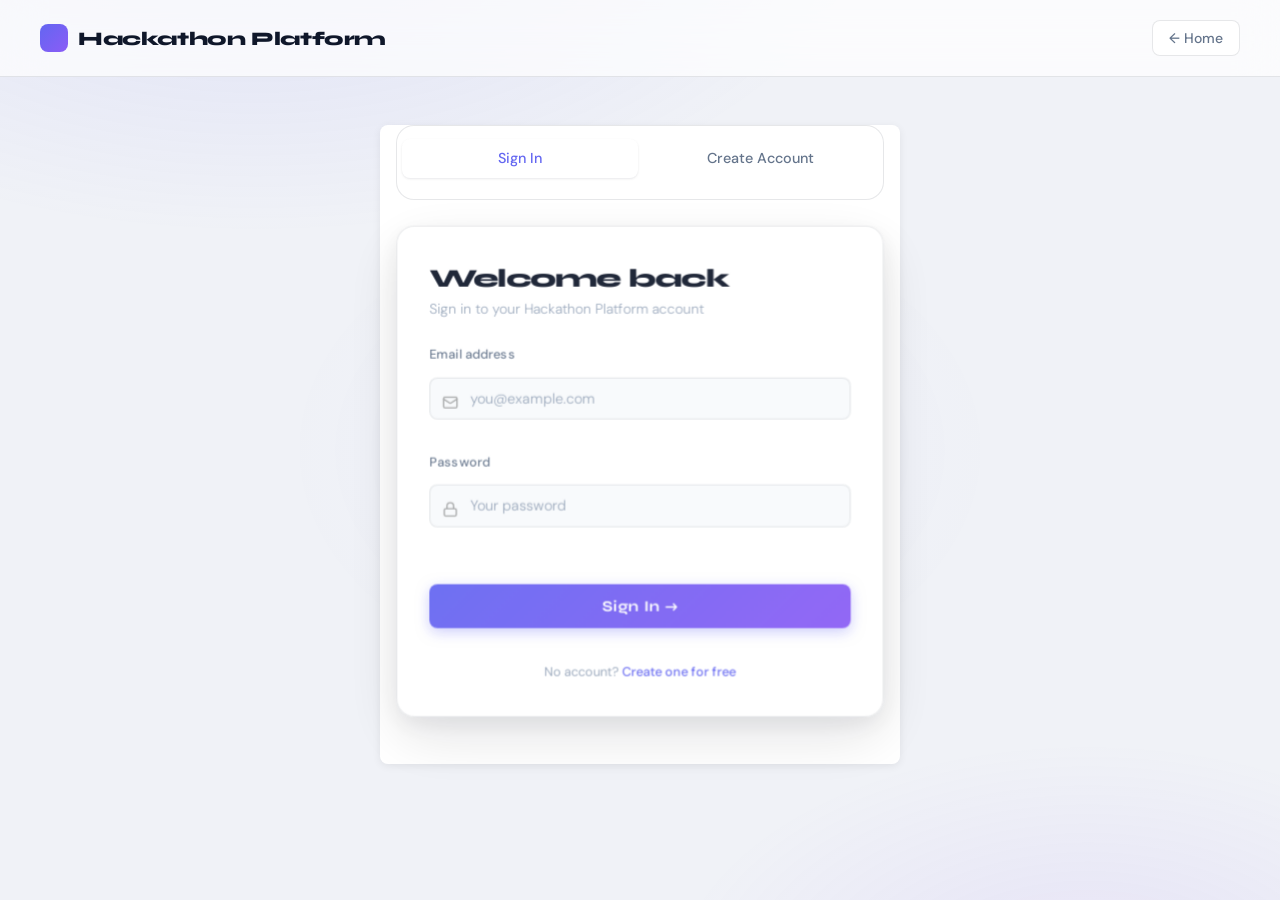
<file: frontend/leaderboard.html>
<!DOCTYPE html>
<html lang="en">
<head>
  <meta charset="UTF-8">
  <meta name="viewport" content="width=device-width, initial-scale=1.0">
  <title>Leaderboard - Hackathon Platform</title>
  <link rel="preconnect" href="https://fonts.googleapis.com">
  <link rel="preconnect" href="https://fonts.gstatic.com" crossorigin>
  <link href="https://fonts.googleapis.com/css2?family=Syne:wght@400;600;700;800&family=DM+Sans:ital,opsz,wght@0,9..40,300;0,9..40,400;0,9..40,500;1,9..40,300&display=swap" rel="stylesheet">
  <link rel="stylesheet" href="assets/style.css">
  <style>
    *, *::before, *::after { box-sizing: border-box; margin: 0; padding: 0; }

    :root {
      --accent: #6366f1;
      --accent-light: #818cf8;
      --accent-glow: rgba(99,102,241,0.18);
      --accent-soft: rgba(99,102,241,0.08);
      --surface: #ffffff;
      --surface-2: #f8fafc;
      --border: rgba(15,23,42,0.1);
      --text-primary: #0f172a;
      --text-secondary: #64748b;
      --text-muted: #94a3b8;
      --gold: #f59e0b;
      --silver: #94a3b8;
      --bronze: #b45309;
      --radius: 14px;
      --radius-sm: 8px;
      --shadow-sm: 0 1px 3px rgba(15,23,42,0.06);
      --shadow-md: 0 4px 16px rgba(15,23,42,0.08), 0 2px 6px rgba(15,23,42,0.05);
      --transition: 0.2s cubic-bezier(0.4, 0, 0.2, 1);
    }

    body {
      font-family: 'DM Sans', sans-serif;
      background: #f0f2f7;
      min-height: 100vh;
      color: var(--text-primary);
    }

    body::before {
      content: '';
      position: fixed;
      inset: 0;
      background:
        radial-gradient(ellipse 70% 50% at 10% -5%, rgba(99,102,241,0.1) 0%, transparent 55%),
        radial-gradient(ellipse 50% 40% at 90% 105%, rgba(139,92,246,0.08) 0%, transparent 50%);
      pointer-events: none;
      z-index: 0;
    }

    /* ── Header ── */
    header {
      position: sticky;
      top: 0;
      z-index: 100;
      background: rgba(255,255,255,0.82);
      backdrop-filter: blur(20px);
      -webkit-backdrop-filter: blur(20px);
      border-bottom: 1px solid var(--border);
      padding: 0 2rem;
      display: flex;
      align-items: center;
      gap: 2rem;
      height: 60px;
    }

    header h1 {
      font-family: 'Syne', sans-serif;
      font-size: 1.05rem;
      font-weight: 800;
      color: var(--text-primary);
      letter-spacing: -0.02em;
      display: flex;
      align-items: center;
      gap: 9px;
      white-space: nowrap;
      flex-shrink: 0;
    }

    header h1::before {
      content: '';
      display: inline-block;
      width: 26px;
      height: 26px;
      background: linear-gradient(135deg, #6366f1, #8b5cf6);
      border-radius: 7px;
      flex-shrink: 0;
    }

    header nav {
      display: flex;
      align-items: center;
      gap: 2px;
      flex: 1;
      flex-wrap: wrap;
    }

    header nav a {
      font-size: 0.82rem;
      font-weight: 500;
      color: var(--text-secondary);
      text-decoration: none;
      padding: 0.38rem 0.75rem;
      border-radius: 6px;
      transition: all var(--transition);
      white-space: nowrap;
    }

    header nav a:hover {
      color: var(--accent);
      background: var(--accent-soft);
    }

    header nav a#logout {
      margin-left: auto;
      color: #ef4444;
      border: 1px solid rgba(239,68,68,0.2);
    }

    header nav a#logout:hover {
      background: #fef2f2;
      color: #dc2626;
    }

    /* ── Page layout ── */
    .container-wide {
      position: relative;
      z-index: 1;
      max-width: 860px;
      margin: 2.5rem auto;
      padding: 0 1.5rem 4rem;
    }

    /* ── Page hero ── */
    .page-hero {
      text-align: center;
      margin-bottom: 2.25rem;
      animation: fadeUp 0.45s cubic-bezier(0.16, 1, 0.3, 1) both;
    }

    @keyframes fadeUp {
      from { opacity: 0; transform: translateY(14px); }
      to   { opacity: 1; transform: translateY(0); }
    }

    .trophy-icon {
      font-size: 3rem;
      line-height: 1;
      margin-bottom: 0.6rem;
      display: block;
      filter: drop-shadow(0 4px 12px rgba(245,158,11,0.3));
      animation: float 3.5s ease-in-out infinite;
    }

    @keyframes float {
      0%, 100% { transform: translateY(0); }
      50%       { transform: translateY(-6px); }
    }

    .page-hero h2 {
      font-family: 'Syne', sans-serif;
      font-size: 2rem;
      font-weight: 800;
      color: var(--text-primary);
      letter-spacing: -0.04em;
      margin-bottom: 0.35rem;
    }

    .page-hero p {
      font-size: 0.875rem;
      color: var(--text-muted);
      font-weight: 300;
    }

    /* ── Event selector ── */
    .selector-wrap {
      animation: fadeUp 0.45s 0.08s cubic-bezier(0.16, 1, 0.3, 1) both;
      margin-bottom: 2rem;
      display: flex;
      justify-content: center;
    }

    .select-shell {
      position: relative;
      width: 100%;
      max-width: 380px;
    }

    .select-shell::before {
      content: '🗓️';
      position: absolute;
      left: 13px;
      top: 50%;
      transform: translateY(-50%);
      font-size: 0.95rem;
      pointer-events: none;
      z-index: 1;
    }

    .select-shell::after {
      content: '';
      position: absolute;
      right: 14px;
      top: 50%;
      transform: translateY(-50%);
      width: 0;
      height: 0;
      border-left: 4.5px solid transparent;
      border-right: 4.5px solid transparent;
      border-top: 5px solid var(--text-muted);
      pointer-events: none;
    }

    #event-id {
      width: 100%;
      padding: 0.72rem 2.5rem 0.72rem 2.6rem;
      background: rgba(255,255,255,0.92);
      border: 1.5px solid var(--border);
      border-radius: 999px;
      font-family: 'DM Sans', sans-serif;
      font-size: 0.875rem;
      font-weight: 500;
      color: var(--text-primary);
      cursor: pointer;
      outline: none;
      -webkit-appearance: none;
      appearance: none;
      transition: all var(--transition);
      box-shadow: var(--shadow-sm);
    }

    #event-id:hover {
      border-color: #c7d2fe;
      background: var(--surface);
    }

    #event-id:focus {
      border-color: var(--accent);
      box-shadow: 0 0 0 3px var(--accent-glow);
    }

    /* ── Leaderboard list container ── */
    #leaderboard-list {
      animation: fadeUp 0.45s 0.14s cubic-bezier(0.16, 1, 0.3, 1) both;
      font-size: 0.875rem;
      color: var(--text-secondary);
      line-height: 1.6;
    }

    /* Empty / loading state */
    #leaderboard-list:empty {
      display: flex;
      flex-direction: column;
      align-items: center;
      justify-content: center;
      min-height: 260px;
      background: rgba(255,255,255,0.88);
      border: 1px solid var(--border);
      border-radius: calc(var(--radius) + 2px);
      box-shadow: var(--shadow-md);
    }

    #leaderboard-list:empty::before {
      content: '📊';
      font-size: 2.2rem;
      display: block;
      margin-bottom: 0.75rem;
      opacity: 0.45;
    }

    #leaderboard-list:empty::after {
      content: 'Select an event to see rankings';
      font-size: 0.875rem;
      color: var(--text-muted);
      font-style: italic;
    }

    /* ── Pre-built styles for JS-injected leaderboard rows ── */
    .leaderboard-panel {
      background: rgba(255,255,255,0.88);
      backdrop-filter: blur(16px);
      -webkit-backdrop-filter: blur(16px);
      border: 1px solid var(--border);
      border-radius: calc(var(--radius) + 2px);
      box-shadow: var(--shadow-md);
      overflow: hidden;
    }

    .leaderboard-row {
      display: grid;
      grid-template-columns: 52px 1fr auto;
      align-items: center;
      padding: 0.9rem 1.4rem;
      border-bottom: 1px solid var(--border);
      transition: background var(--transition);
      gap: 1rem;
    }

    .leaderboard-row:last-child { border-bottom: none; }

    .leaderboard-row:hover {
      background: var(--surface-2);
    }

    /* Top 3 highlights */
    .leaderboard-row.rank-1 { background: linear-gradient(90deg, rgba(251,191,36,0.08) 0%, transparent 70%); }
    .leaderboard-row.rank-2 { background: linear-gradient(90deg, rgba(148,163,184,0.08) 0%, transparent 70%); }
    .leaderboard-row.rank-3 { background: linear-gradient(90deg, rgba(180,83,9,0.06) 0%, transparent 70%); }

    .rank-medal {
      width: 36px;
      height: 36px;
      border-radius: 50%;
      display: flex;
      align-items: center;
      justify-content: center;
      font-family: 'Syne', sans-serif;
      font-size: 0.85rem;
      font-weight: 800;
    }

    .rank-medal.gold   { background: #fef3c7; color: #92400e; border: 1.5px solid #fde68a; }
    .rank-medal.silver { background: #f1f5f9; color: #475569; border: 1.5px solid #cbd5e1; }
    .rank-medal.bronze { background: #fef3e2; color: #92400e; border: 1.5px solid #fcd34d; }
    .rank-medal.other  { background: var(--surface-2); color: var(--text-muted); border: 1.5px solid var(--border); }

    .row-team {
      font-family: 'Syne', sans-serif;
      font-size: 0.9rem;
      font-weight: 700;
      color: var(--text-primary);
      letter-spacing: -0.01em;
    }

    .row-project {
      font-size: 0.78rem;
      color: var(--text-muted);
      font-weight: 300;
      margin-top: 2px;
    }

    .row-score {
      font-family: 'Syne', sans-serif;
      font-size: 1.25rem;
      font-weight: 800;
      color: var(--accent);
      letter-spacing: -0.03em;
      text-align: right;
    }

    .row-score-label {
      font-size: 0.68rem;
      color: var(--text-muted);
      font-family: 'DM Sans', sans-serif;
      font-weight: 400;
      text-align: right;
      letter-spacing: 0.04em;
      text-transform: uppercase;
    }

    /* Podium top-3 strip */
    .podium-strip {
      display: grid;
      grid-template-columns: 1fr 1fr 1fr;
      gap: 0.85rem;
      margin-bottom: 1.25rem;
    }

    .podium-card {
      background: rgba(255,255,255,0.88);
      border: 1px solid var(--border);
      border-radius: var(--radius);
      padding: 1.25rem 1rem;
      text-align: center;
      box-shadow: var(--shadow-sm);
      transition: all var(--transition);
      position: relative;
      overflow: hidden;
    }

    .podium-card:hover { transform: translateY(-2px); box-shadow: var(--shadow-md); }

    .podium-card.p1 { border-top: 3px solid var(--gold); }
    .podium-card.p2 { border-top: 3px solid var(--silver); }
    .podium-card.p3 { border-top: 3px solid var(--bronze); }

    .podium-medal { font-size: 1.6rem; display: block; margin-bottom: 0.4rem; }

    .podium-team {
      font-family: 'Syne', sans-serif;
      font-size: 0.85rem;
      font-weight: 700;
      color: var(--text-primary);
    }

    .podium-score {
      font-family: 'Syne', sans-serif;
      font-size: 1.4rem;
      font-weight: 800;
      color: var(--accent);
      letter-spacing: -0.03em;
      margin-top: 0.25rem;
    }

    @media (max-width: 600px) {
      header { padding: 0 1rem; height: auto; flex-wrap: wrap; padding: 0.75rem 1rem; gap: 0.75rem; }
      .container-wide { margin: 1.5rem auto; }
      .page-hero h2 { font-size: 1.6rem; }
      .podium-strip { grid-template-columns: 1fr; }
    }
  </style>
</head>
<body>
  <header>
    <h1>Leaderboard</h1>
    <nav>
      <a href="dashboard.html">Dashboard</a>
      <a href="events.html" id="nav-events">Events</a>
      <a href="teams.html" id="nav-teams">Teams</a>
      <a href="projects.html" id="nav-projects">Projects</a>
      <a href="mentors.html" id="nav-mentors">Mentors</a>
      <a href="evaluations.html" id="nav-evaluations">Evaluations</a>
      <a href="admin.html" id="nav-admin">Admin</a>
      <a href="leaderboard.html" id="nav-leaderboard">Leaderboard</a>
      <a href="#" id="logout">Logout</a>
    </nav>
  </header>

  <div class="container container-wide">

    <div class="page-hero">
      <span class="trophy-icon">🏆</span>
      <h2>Event leaderboard</h2>
      <p>Top teams ranked by evaluation scores.</p>
    </div>

    <div class="selector-wrap">
      <div class="select-shell">
        <select id="event-id">
          <option value="">Loading events…</option>
        </select>
      </div>
    </div>

    <div id="leaderboard-list"></div>

  </div>

  <script src="assets/common.js"></script>
  <script src="assets/leaderboard.js"></script>
</body>
</html>
</file>
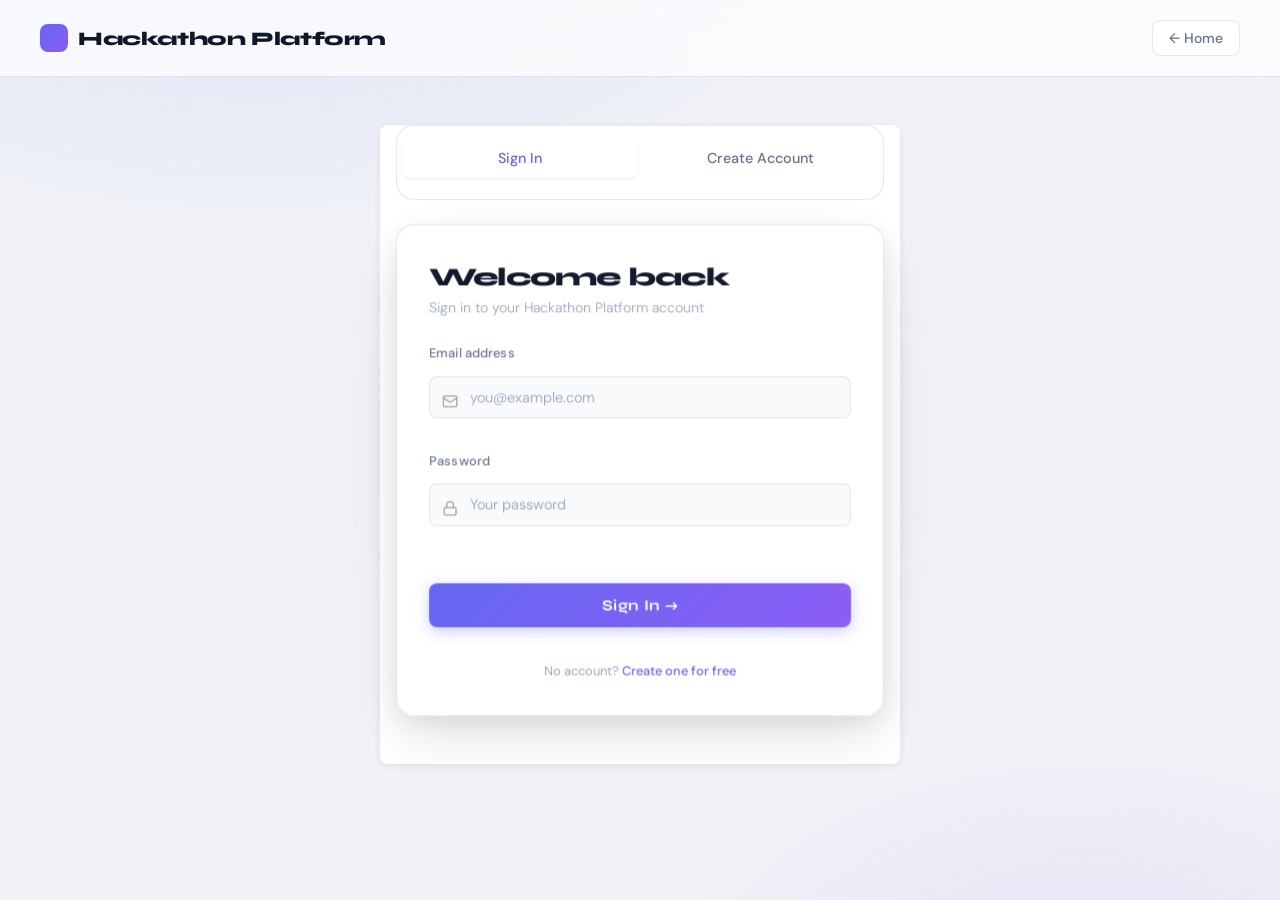
<file: frontend/mentors.html>
<!DOCTYPE html>
<html lang="en">
<head>
  <meta charset="UTF-8">
  <meta name="viewport" content="width=device-width, initial-scale=1.0">
  <title>Mentors - Hackathon Platform</title>
  <link rel="preconnect" href="https://fonts.googleapis.com">
  <link rel="preconnect" href="https://fonts.gstatic.com" crossorigin>
  <link href="https://fonts.googleapis.com/css2?family=Syne:wght@400;600;700;800&family=DM+Sans:ital,opsz,wght@0,9..40,300;0,9..40,400;0,9..40,500;1,9..40,300&display=swap" rel="stylesheet">
  <link rel="stylesheet" href="assets/style.css">
  <style>
    *, *::before, *::after { box-sizing: border-box; margin: 0; padding: 0; }

    :root {
      --accent: #6366f1;
      --accent-light: #818cf8;
      --accent-glow: rgba(99,102,241,0.18);
      --accent-soft: rgba(99,102,241,0.08);
      --surface: #ffffff;
      --surface-2: #f8fafc;
      --border: rgba(15,23,42,0.1);
      --text-primary: #0f172a;
      --text-secondary: #64748b;
      --text-muted: #94a3b8;
      --radius: 14px;
      --radius-sm: 8px;
      --shadow-sm: 0 1px 3px rgba(15,23,42,0.06);
      --shadow-md: 0 4px 16px rgba(15,23,42,0.08), 0 2px 6px rgba(15,23,42,0.05);
      --transition: 0.2s cubic-bezier(0.4, 0, 0.2, 1);
    }

    body {
      font-family: 'DM Sans', sans-serif;
      background: #f0f2f7;
      min-height: 100vh;
      color: var(--text-primary);
    }

    body::before {
      content: '';
      position: fixed;
      inset: 0;
      background:
        radial-gradient(ellipse 70% 50% at 10% -5%, rgba(99,102,241,0.1) 0%, transparent 55%),
        radial-gradient(ellipse 50% 40% at 90% 105%, rgba(139,92,246,0.08) 0%, transparent 50%);
      pointer-events: none;
      z-index: 0;
    }

    /* ── Header ── */
    header {
      position: sticky;
      top: 0;
      z-index: 100;
      background: rgba(255,255,255,0.82);
      backdrop-filter: blur(20px);
      -webkit-backdrop-filter: blur(20px);
      border-bottom: 1px solid var(--border);
      padding: 0 2rem;
      display: flex;
      align-items: center;
      gap: 2rem;
      height: 60px;
    }

    header h1 {
      font-family: 'Syne', sans-serif;
      font-size: 1.05rem;
      font-weight: 800;
      color: var(--text-primary);
      letter-spacing: -0.02em;
      display: flex;
      align-items: center;
      gap: 9px;
      white-space: nowrap;
      flex-shrink: 0;
    }

    header h1::before {
      content: '';
      display: inline-block;
      width: 26px;
      height: 26px;
      background: linear-gradient(135deg, #6366f1, #8b5cf6);
      border-radius: 7px;
      flex-shrink: 0;
    }

    header nav {
      display: flex;
      align-items: center;
      gap: 2px;
      flex: 1;
      flex-wrap: wrap;
    }

    header nav a {
      font-size: 0.82rem;
      font-weight: 500;
      color: var(--text-secondary);
      text-decoration: none;
      padding: 0.38rem 0.75rem;
      border-radius: 6px;
      transition: all var(--transition);
      white-space: nowrap;
    }

    header nav a:hover {
      color: var(--accent);
      background: var(--accent-soft);
    }

    header nav a#logout {
      margin-left: auto;
      color: #ef4444;
      border: 1px solid rgba(239,68,68,0.2);
    }

    header nav a#logout:hover {
      background: #fef2f2;
      color: #dc2626;
    }

    /* ── Page layout ── */
    .container-wide {
      position: relative;
      z-index: 1;
      max-width: 1000px;
      margin: 2.5rem auto;
      padding: 0 1.5rem 4rem;
    }

    /* ── Animations ── */
    @keyframes fadeUp {
      from { opacity: 0; transform: translateY(14px); }
      to   { opacity: 1; transform: translateY(0); }
    }

    /* ── Page hero ── */
    .page-hero {
      margin-bottom: 2.25rem;
      animation: fadeUp 0.4s cubic-bezier(0.16, 1, 0.3, 1) both;
    }

    .page-chip {
      display: inline-flex;
      align-items: center;
      gap: 5px;
      padding: 0.25rem 0.75rem;
      border-radius: 999px;
      font-size: 0.72rem;
      font-weight: 600;
      letter-spacing: 0.05em;
      text-transform: uppercase;
      background: #f0fdf4;
      color: #166534;
      border: 1px solid #bbf7d0;
      margin-bottom: 0.65rem;
    }

    /* ── These IDs are set by mentors.js — styled here so they look great ── */
    #mentors-heading {
      font-family: 'Syne', sans-serif;
      font-size: 1.9rem;
      font-weight: 800;
      color: var(--text-primary);
      letter-spacing: -0.04em;
      line-height: 1.1;
      margin-bottom: 0.4rem;
    }

    #mentors-hint {
      font-size: 0.85rem;
      color: var(--text-muted);
      font-weight: 300;
      margin-bottom: 1.75rem;
      line-height: 1.5;
    }

    /* ── Assignments container ── */
    #mentor-assignments {
      animation: fadeUp 0.45s 0.1s cubic-bezier(0.16, 1, 0.3, 1) both;
      font-size: 0.875rem;
      color: var(--text-secondary);
      line-height: 1.6;
    }

    /* Empty / loading state */
    #mentor-assignments:empty {
      display: flex;
      flex-direction: column;
      align-items: center;
      justify-content: center;
      min-height: 280px;
      background: rgba(255,255,255,0.88);
      border: 1px dashed rgba(15,23,42,0.15);
      border-radius: calc(var(--radius) + 2px);
    }

    #mentor-assignments:empty::before {
      content: '🧭';
      font-size: 2.5rem;
      display: block;
      margin-bottom: 0.75rem;
      opacity: 0.45;
    }

    #mentor-assignments:empty::after {
      content: 'Loading your assigned teams…';
      font-size: 0.875rem;
      color: var(--text-muted);
      font-style: italic;
    }

    /* ── Pre-built styles for JS-injected team cards ── */
    .mentor-grid {
      display: grid;
      grid-template-columns: repeat(auto-fill, minmax(280px, 1fr));
      gap: 1.1rem;
    }

    .mentor-team-card {
      background: rgba(255,255,255,0.88);
      backdrop-filter: blur(16px);
      -webkit-backdrop-filter: blur(16px);
      border: 1px solid var(--border);
      border-radius: calc(var(--radius) + 2px);
      box-shadow: var(--shadow-md);
      padding: 1.4rem 1.5rem;
      transition: all var(--transition);
      position: relative;
      overflow: hidden;
    }

    .mentor-team-card::before {
      content: '';
      position: absolute;
      top: 0; left: 0; right: 0;
      height: 3px;
      background: linear-gradient(90deg, #10b981, #6366f1);
      border-radius: 2px 2px 0 0;
    }

    .mentor-team-card:hover {
      transform: translateY(-3px);
      box-shadow: 0 12px 32px rgba(15,23,42,0.1);
      border-color: #a7f3d0;
    }

    .mtc-header {
      display: flex;
      align-items: center;
      gap: 10px;
      margin-bottom: 0.85rem;
    }

    .mtc-avatar {
      width: 38px;
      height: 38px;
      border-radius: 10px;
      background: #f0fdf4;
      border: 1.5px solid #bbf7d0;
      display: flex;
      align-items: center;
      justify-content: center;
      font-size: 1.1rem;
      flex-shrink: 0;
    }

    .mtc-team-name {
      font-family: 'Syne', sans-serif;
      font-size: 0.95rem;
      font-weight: 700;
      color: var(--text-primary);
      letter-spacing: -0.02em;
    }

    .mtc-team-id {
      font-size: 0.73rem;
      color: var(--text-muted);
      font-weight: 400;
      margin-top: 1px;
    }

    .mtc-meta {
      display: flex;
      flex-wrap: wrap;
      gap: 0.45rem;
      margin-top: 0.75rem;
    }

    .mtc-pill {
      display: inline-flex;
      align-items: center;
      gap: 4px;
      padding: 0.18rem 0.6rem;
      border-radius: 999px;
      font-size: 0.73rem;
      font-weight: 500;
      background: var(--surface-2);
      color: var(--text-secondary);
      border: 1px solid var(--border);
    }

    .mtc-pill.green {
      background: #f0fdf4;
      color: #166534;
      border-color: #bbf7d0;
    }

    /* Panel style for list-based layouts */
    .mentor-panel {
      background: rgba(255,255,255,0.88);
      backdrop-filter: blur(16px);
      -webkit-backdrop-filter: blur(16px);
      border: 1px solid var(--border);
      border-radius: calc(var(--radius) + 2px);
      box-shadow: var(--shadow-md);
      overflow: hidden;
    }

    .mentor-panel-row {
      display: flex;
      align-items: center;
      justify-content: space-between;
      padding: 0.95rem 1.5rem;
      border-bottom: 1px solid var(--border);
      gap: 1rem;
      transition: background var(--transition);
    }

    .mentor-panel-row:last-child { border-bottom: none; }
    .mentor-panel-row:hover { background: var(--surface-2); }

    .mpr-name {
      font-family: 'Syne', sans-serif;
      font-size: 0.9rem;
      font-weight: 700;
      color: var(--text-primary);
    }

    .mpr-sub {
      font-size: 0.78rem;
      color: var(--text-muted);
      font-weight: 300;
      margin-top: 2px;
    }

    .mpr-badge {
      display: inline-flex;
      align-items: center;
      gap: 4px;
      padding: 0.22rem 0.65rem;
      border-radius: 999px;
      font-size: 0.73rem;
      font-weight: 600;
      background: #f0fdf4;
      color: #166534;
      border: 1px solid #bbf7d0;
      white-space: nowrap;
    }

    @media (max-width: 640px) {
      header { padding: 0 1rem; height: auto; flex-wrap: wrap; padding: 0.75rem 1rem; gap: 0.75rem; }
      .container-wide { margin: 1.5rem auto; }
      #mentors-heading { font-size: 1.5rem; }
      .mentor-grid { grid-template-columns: 1fr; }
    }
  </style>
</head>
<body>
  <header>
    <h1>Mentor dashboard</h1>
    <nav>
      <a href="dashboard.html">Dashboard</a>
      <a href="events.html" id="nav-events">Events</a>
      <a href="teams.html" id="nav-teams">Teams</a>
      <a href="projects.html" id="nav-projects">Projects</a>
      <a href="mentors.html" id="nav-mentors">Mentors</a>
      <a href="evaluations.html" id="nav-evaluations">Evaluations</a>
      <a href="admin.html" id="nav-admin">Admin</a>
      <a href="leaderboard.html" id="nav-leaderboard">Leaderboard</a>
      <a href="#" id="logout">Logout</a>
    </nav>
  </header>

  <div class="container container-wide">

    <div class="page-hero">
      <div class="page-chip">🧭 &nbsp;Mentor view</div>
      <h2 id="mentors-heading">Your assigned teams</h2>
      <p class="hint" id="mentors-hint">Assigned by an admin.</p>
    </div>

    <div id="mentor-assignments"></div>

  </div>

  <script src="assets/common.js"></script>
  <script src="assets/mentors.js"></script>
</body>
</html>
</file>
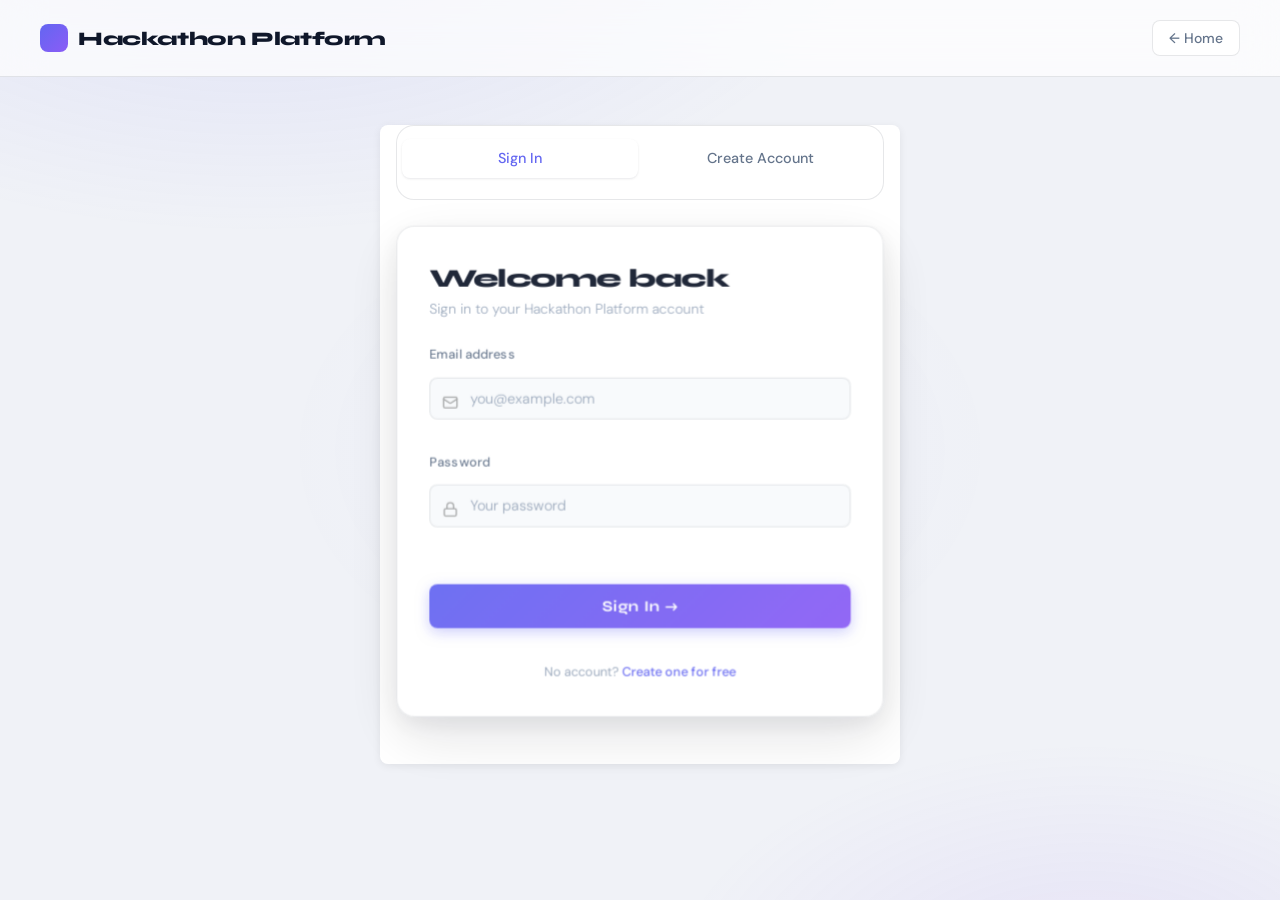
<file: frontend/projects.html>
<!DOCTYPE html>
<html lang="en">
<head>
  <meta charset="UTF-8">
  <meta name="viewport" content="width=device-width, initial-scale=1.0">
  <title>Projects - Hackathon Platform</title>
  <link rel="stylesheet" href="assets/style.css">
</head>
<body>
  <header>
    <h1>Projects</h1>
    <nav>
      <a href="dashboard.html">Dashboard</a>
      <a href="events.html" id="nav-events">Events</a>
      <a href="teams.html" id="nav-teams">Teams</a>
      <a href="projects.html" id="nav-projects">Projects</a>
      <a href="mentors.html" id="nav-mentors">Mentors</a>
      <a href="evaluations.html" id="nav-evaluations">Evaluations</a>
      <a href="admin.html" id="nav-admin">Admin</a>
      <a href="leaderboard.html" id="nav-leaderboard">Leaderboard</a>
      <a href="#" id="logout">Logout</a>
    </nav>
  </header>
  <div class="container container-wide">
    <h2>Projects</h2>
    <p class="hint">Participants see only their team’s work. Mentors see assigned teams.</p>
    <div id="projects-list"></div>
    <section id="project-form-section">
      <h3>Create project (team leaders)</h3>
      <form id="submit-project-form">
        <select id="team-id" required></select>
        <input type="text" id="project-title" placeholder="Project title" required>
        <textarea id="project-description" placeholder="Description" required></textarea>
        <input type="url" id="repo-link" placeholder="Repository link">
        <input type="url" id="demo-link" placeholder="Demo link">
        <button type="submit">Save as draft</button>
        <div class="error" id="project-error"></div>
      </form>
    </section>
  </div>
  <script src="assets/common.js"></script>
  <script src="assets/projects.js"></script>
</body>
</html>
</file>
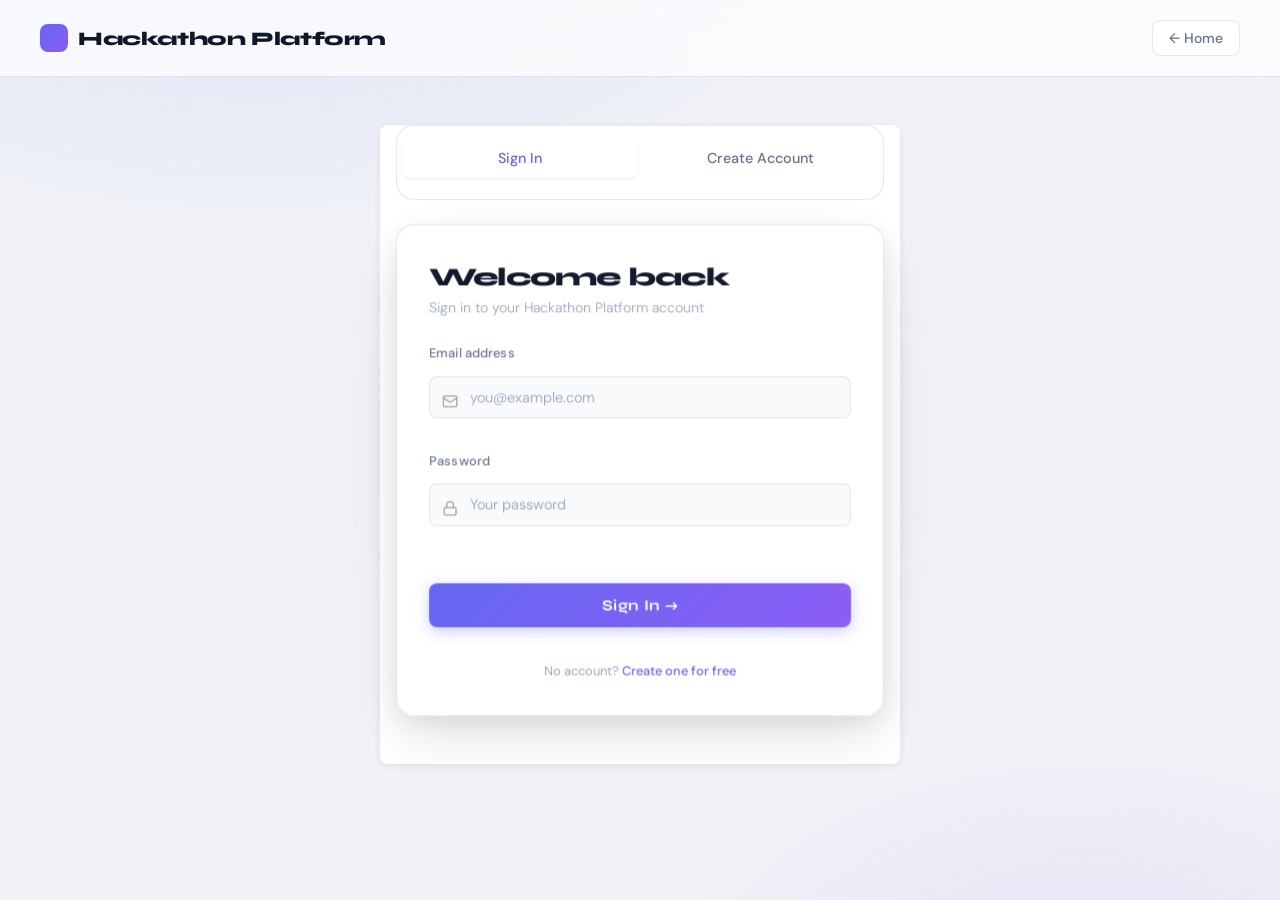
<file: frontend/teams.html>
<!DOCTYPE html>
<html lang="en">
<head>
  <meta charset="UTF-8">
  <meta name="viewport" content="width=device-width, initial-scale=1.0">
  <title>Teams - Hackathon Platform</title>
  <link rel="stylesheet" href="assets/style.css">
</head>
<body>
  <header>
    <h1>Teams</h1>
    <nav>
      <a href="dashboard.html">Dashboard</a>
      <a href="events.html" id="nav-events">Events</a>
      <a href="teams.html" id="nav-teams">Teams</a>
      <a href="projects.html" id="nav-projects">Projects</a>
      <a href="mentors.html" id="nav-mentors">Mentors</a>
      <a href="evaluations.html" id="nav-evaluations">Evaluations</a>
      <a href="admin.html" id="nav-admin">Admin</a>
      <a href="leaderboard.html" id="nav-leaderboard">Leaderboard</a>
      <a href="#" id="logout">Logout</a>
    </nav>
  </header>
  <div class="container container-wide">
    <h2>Pending invites</h2>
    <div id="invites-list"></div>

    <h2>Your teams</h2>
    <div id="teams-list"></div>

    <h3>Create new team</h3>
    <p class="hint">You must register for an event before creating a team.</p>
    <form id="create-team-form">
      <input type="text" id="team-name" placeholder="Team name" required>
      <select id="event-id" required>
        <option value="">Loading your events…</option>
      </select>
      <button type="submit">Create team</button>
      <div class="error" id="team-error"></div>
    </form>
  </div>
  <script src="assets/common.js"></script>
  <script src="assets/teams.js"></script>
</body>
</html>
</file>
<file: frontend/assets/style.css>
/* Hackathon Platform UI */
body {
  font-family: 'Segoe UI', Arial, sans-serif;
  background: #f7f9fb;
  margin: 0;
  padding: 0;
  color: #222;
}

header {
  background: #2d6cdf;
  color: #fff;
  padding: 1rem 2rem;
  display: flex;
  align-items: center;
  justify-content: space-between;
  flex-wrap: wrap;
  gap: 1rem;
}

header h1 {
  margin: 0;
  font-size: 1.25rem;
}

nav {
  display: flex;
  align-items: center;
  flex-wrap: wrap;
  gap: 0.25rem 1rem;
}

nav a {
  color: #fff;
  text-decoration: none;
  font-weight: 500;
  font-size: 0.9rem;
}

nav a:hover {
  text-decoration: underline;
}

.container {
  max-width: 520px;
  margin: 2rem auto;
  background: #fff;
  border-radius: 8px;
  box-shadow: 0 2px 8px rgba(0, 0, 0, 0.07);
  padding: 2rem;
}

.container-wide {
  max-width: 900px;
}

h1, h2, h3, h4 {
  color: #2d6cdf;
}

h4 {
  margin: 1rem 0 0.5rem;
  font-size: 0.95rem;
}

input, select, textarea, button {
  width: 100%;
  padding: 0.7rem;
  margin: 0.5rem 0 1rem 0;
  border: 1px solid #dbe2ea;
  border-radius: 4px;
  font-size: 1rem;
  box-sizing: border-box;
}

button, .btn-small {
  background: #2d6cdf;
  color: #fff;
  border: none;
  cursor: pointer;
  font-weight: 600;
  transition: background 0.2s;
  width: auto;
  padding: 0.6rem 1rem;
}

button:hover {
  background: #1b4fa0;
}

.btn-secondary {
  background: #6b7280;
}

.btn-secondary:hover {
  background: #4b5563;
}

.btn-small {
  font-size: 0.85rem;
  padding: 0.35rem 0.65rem;
}

.error {
  color: #d32f2f;
  margin-bottom: 0.5rem;
  font-size: 0.9rem;
}

.success {
  color: #388e3c;
  margin-bottom: 1rem;
}

.muted, .hint {
  color: #6b7280;
  font-size: 0.9rem;
}

.hint {
  margin: 0 0 1rem;
}

.card, .subcard {
  border: 1px solid #e5e7eb;
  border-radius: 8px;
  padding: 1rem;
  margin-bottom: 1rem;
  background: #fafbfc;
}

.subcard {
  background: #fff;
}

.badge {
  display: inline-block;
  background: #e8f0fe;
  color: #2d6cdf;
  font-size: 0.75rem;
  padding: 0.15rem 0.5rem;
  border-radius: 999px;
  margin-left: 0.5rem;
  vertical-align: middle;
}

.row-actions {
  display: flex;
  gap: 0.5rem;
  flex-wrap: wrap;
  margin-top: 0.75rem;
}

.inline-form {
  display: flex;
  gap: 0.5rem;
  flex-wrap: wrap;
  align-items: flex-start;
}

.inline-form input {
  flex: 1;
  min-width: 120px;
  margin-bottom: 0;
}

.inline-form-grid {
  display: grid;
  grid-template-columns: 1fr 1fr auto;
  gap: 0.5rem;
  align-items: start;
}

@media (max-width: 640px) {
  .inline-form-grid {
    grid-template-columns: 1fr;
  }
}

.inline-form-grid input,
.inline-form-grid button {
  margin: 0;
  width: 100%;
}

.data-table {
  width: 100%;
  border-collapse: collapse;
  font-size: 0.9rem;
}

.data-table th,
.data-table td {
  border: 1px solid #e5e7eb;
  padding: 0.5rem 0.75rem;
  text-align: left;
}

.data-table th {
  background: #f3f4f6;
}

.link-list {
  list-style: none;
  padding: 0;
}

.link-list li {
  margin: 0.75rem 0;
}

.link-list a {
  color: #2d6cdf;
  font-weight: 600;
  text-decoration: none;
}

.link-list a:hover {
  text-decoration: underline;
}

ul {
  margin: 0.25rem 0 0.5rem;
  padding-left: 1.25rem;
}

section.card {
  margin-bottom: 1.5rem;
}
</file>
